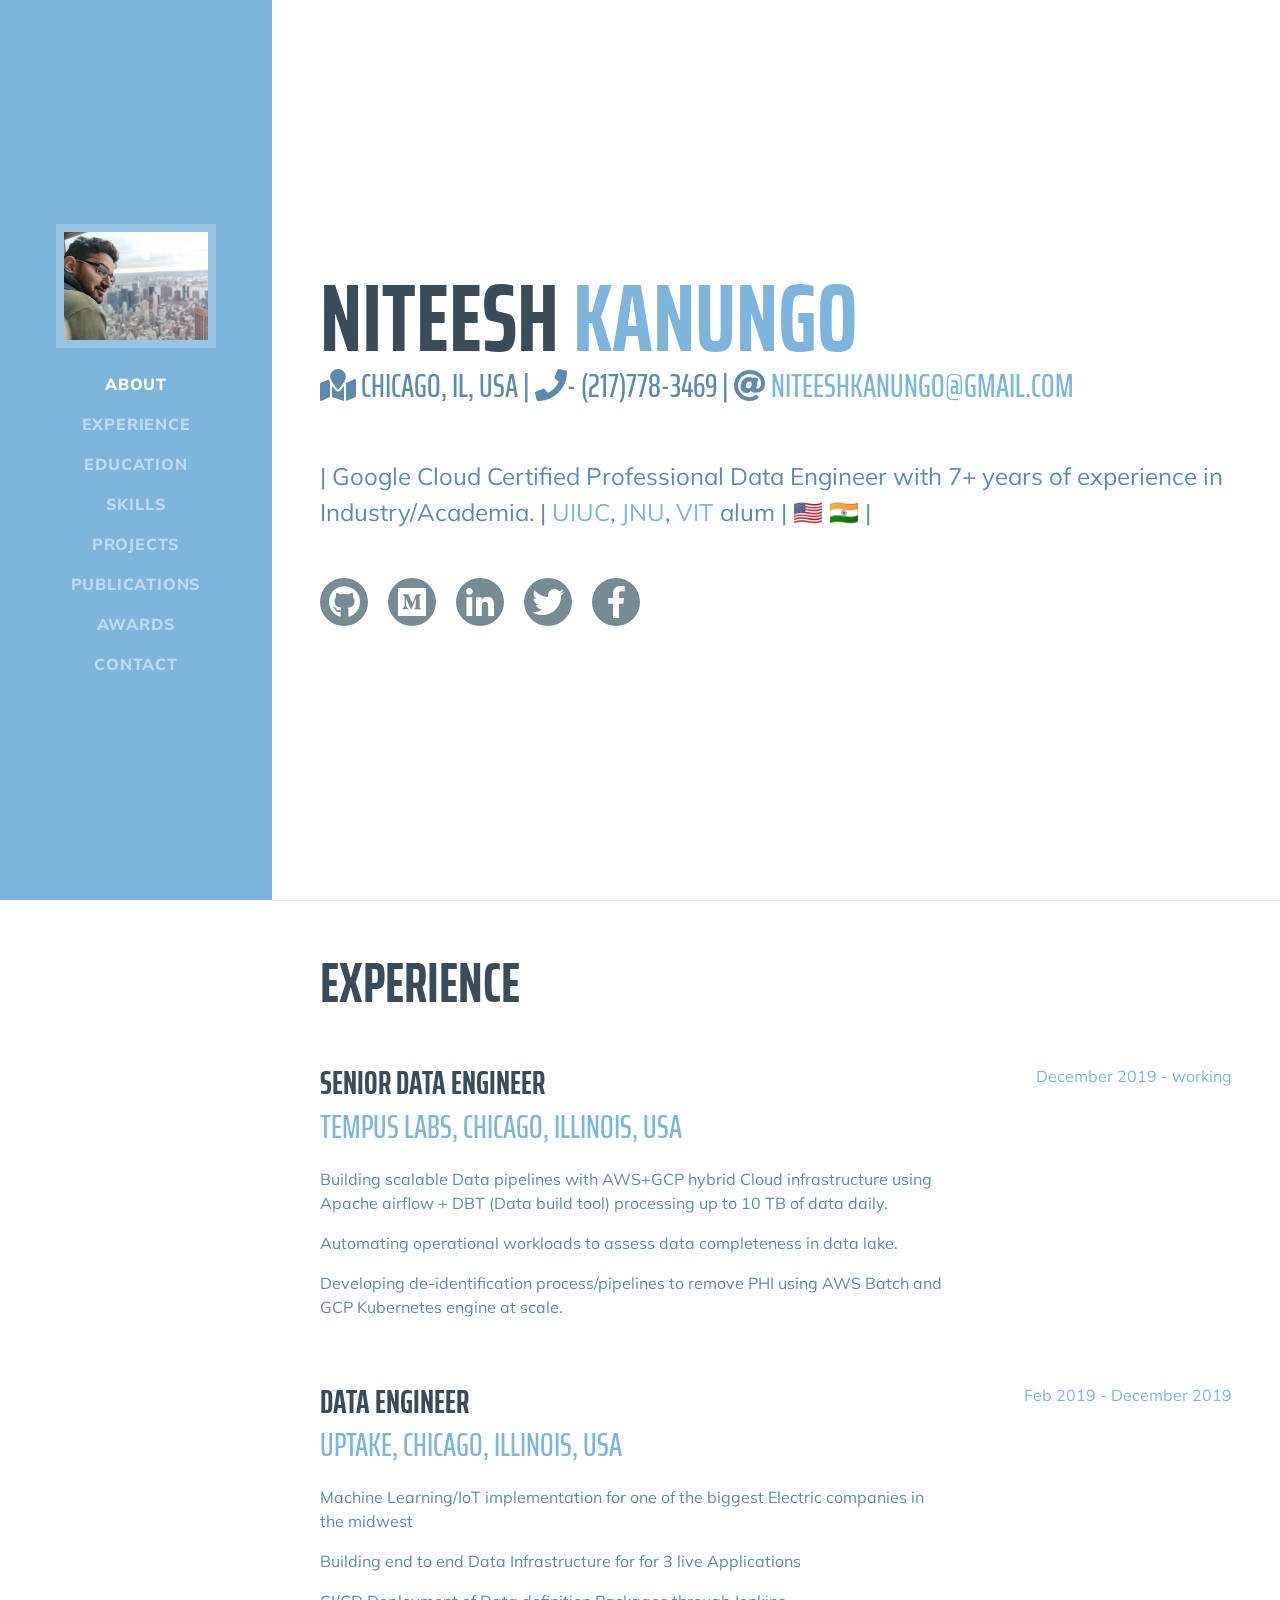
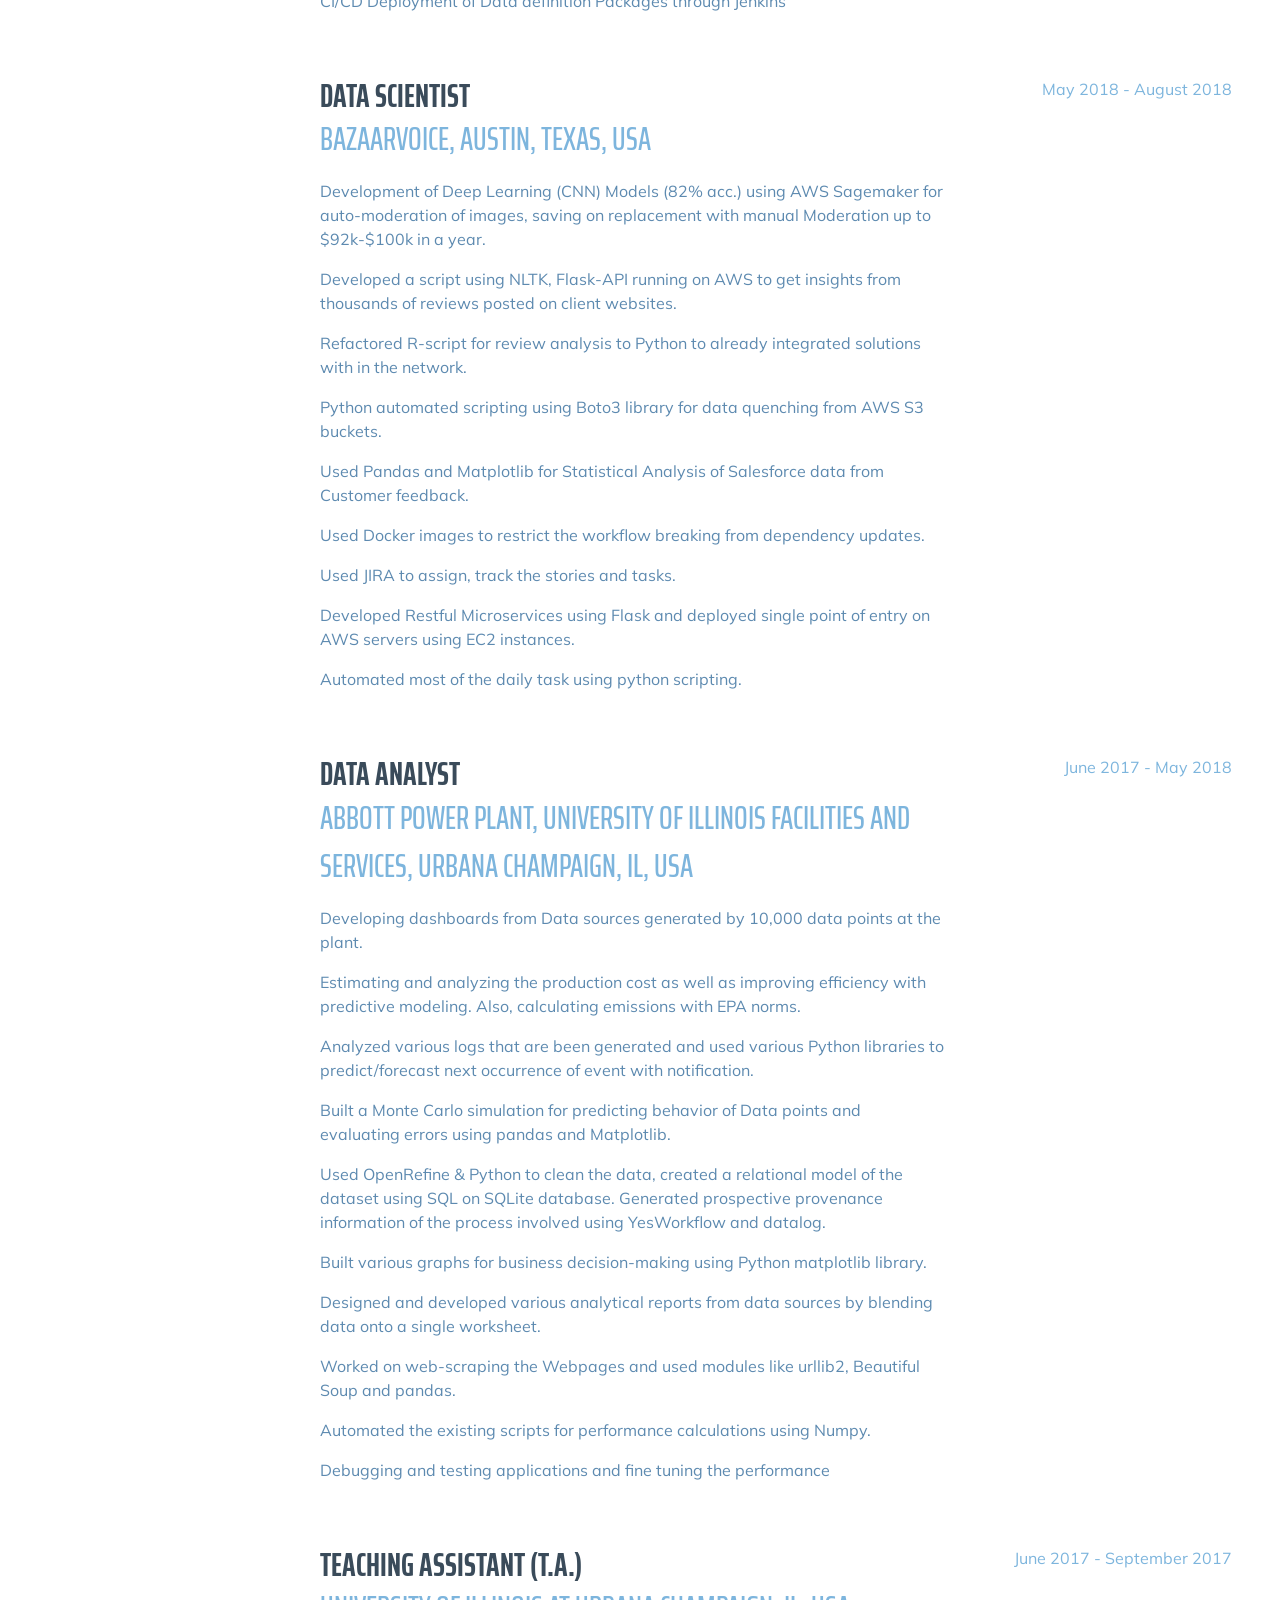
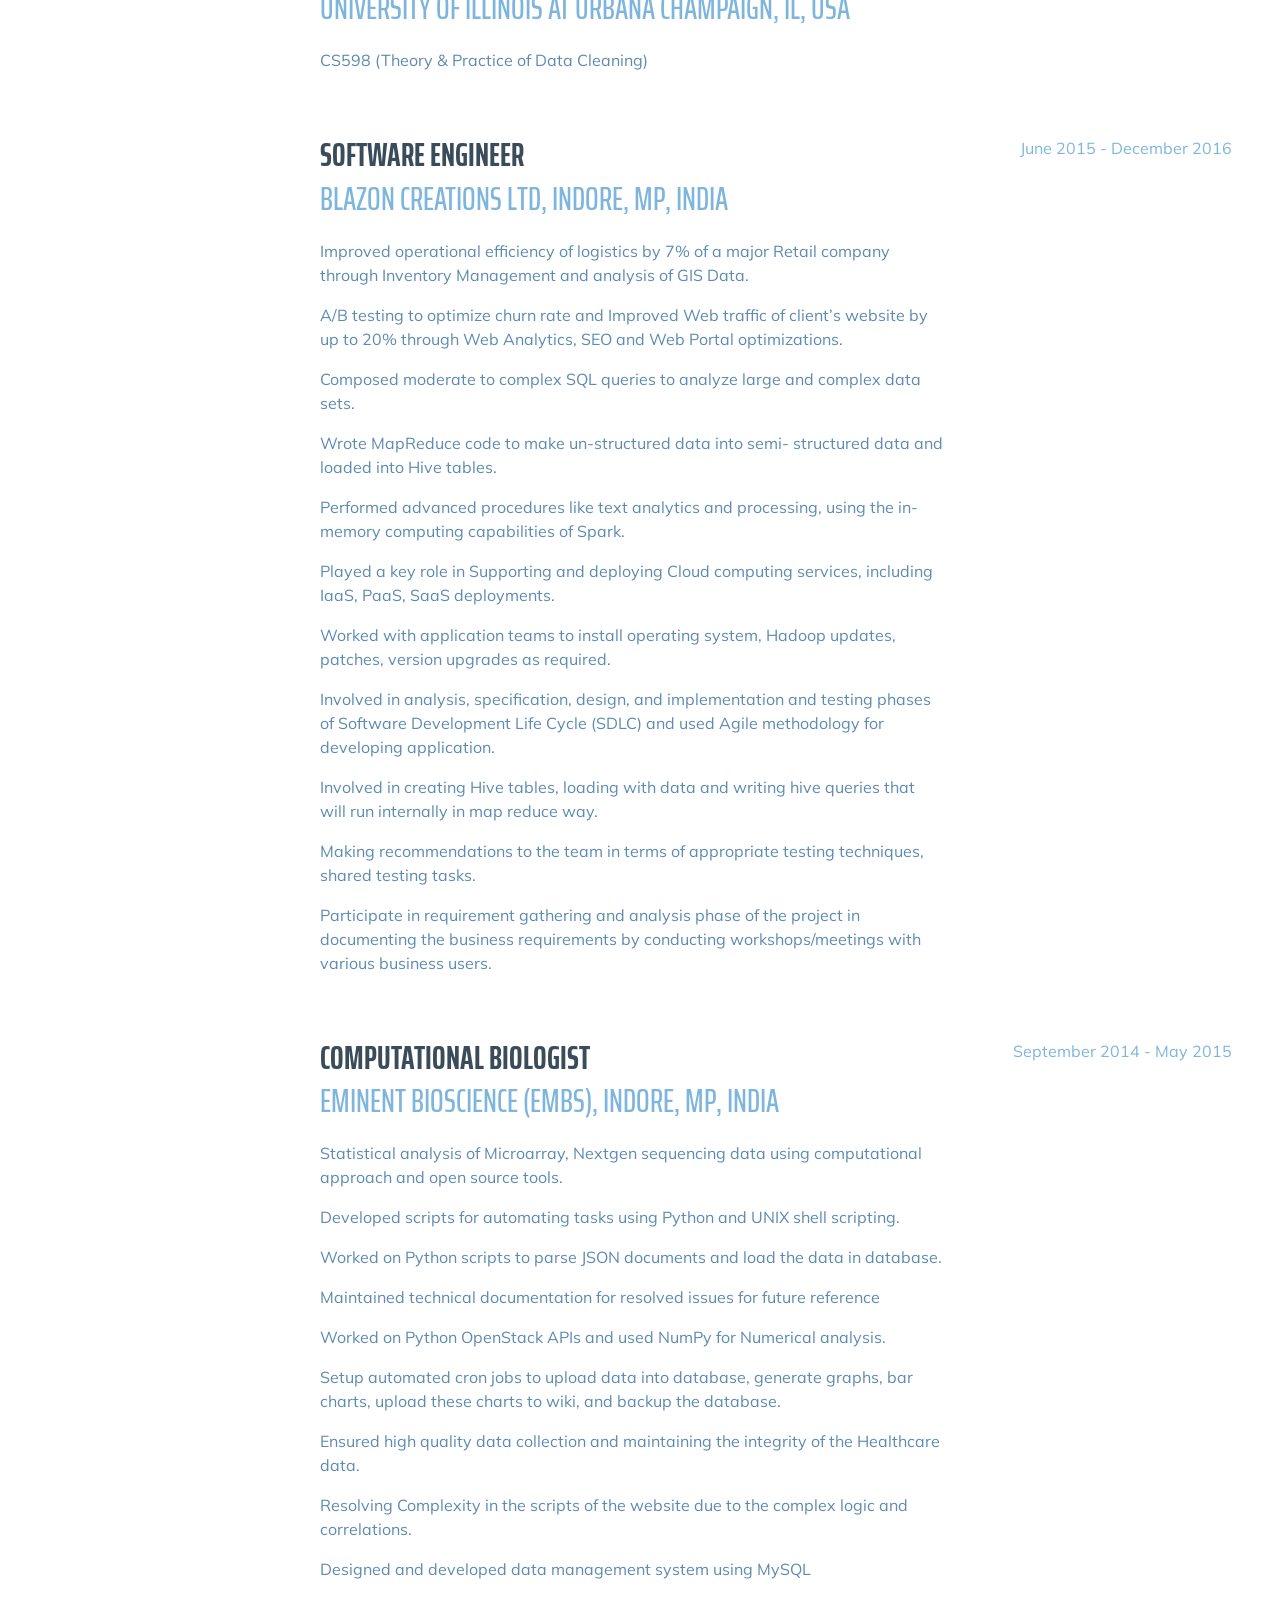
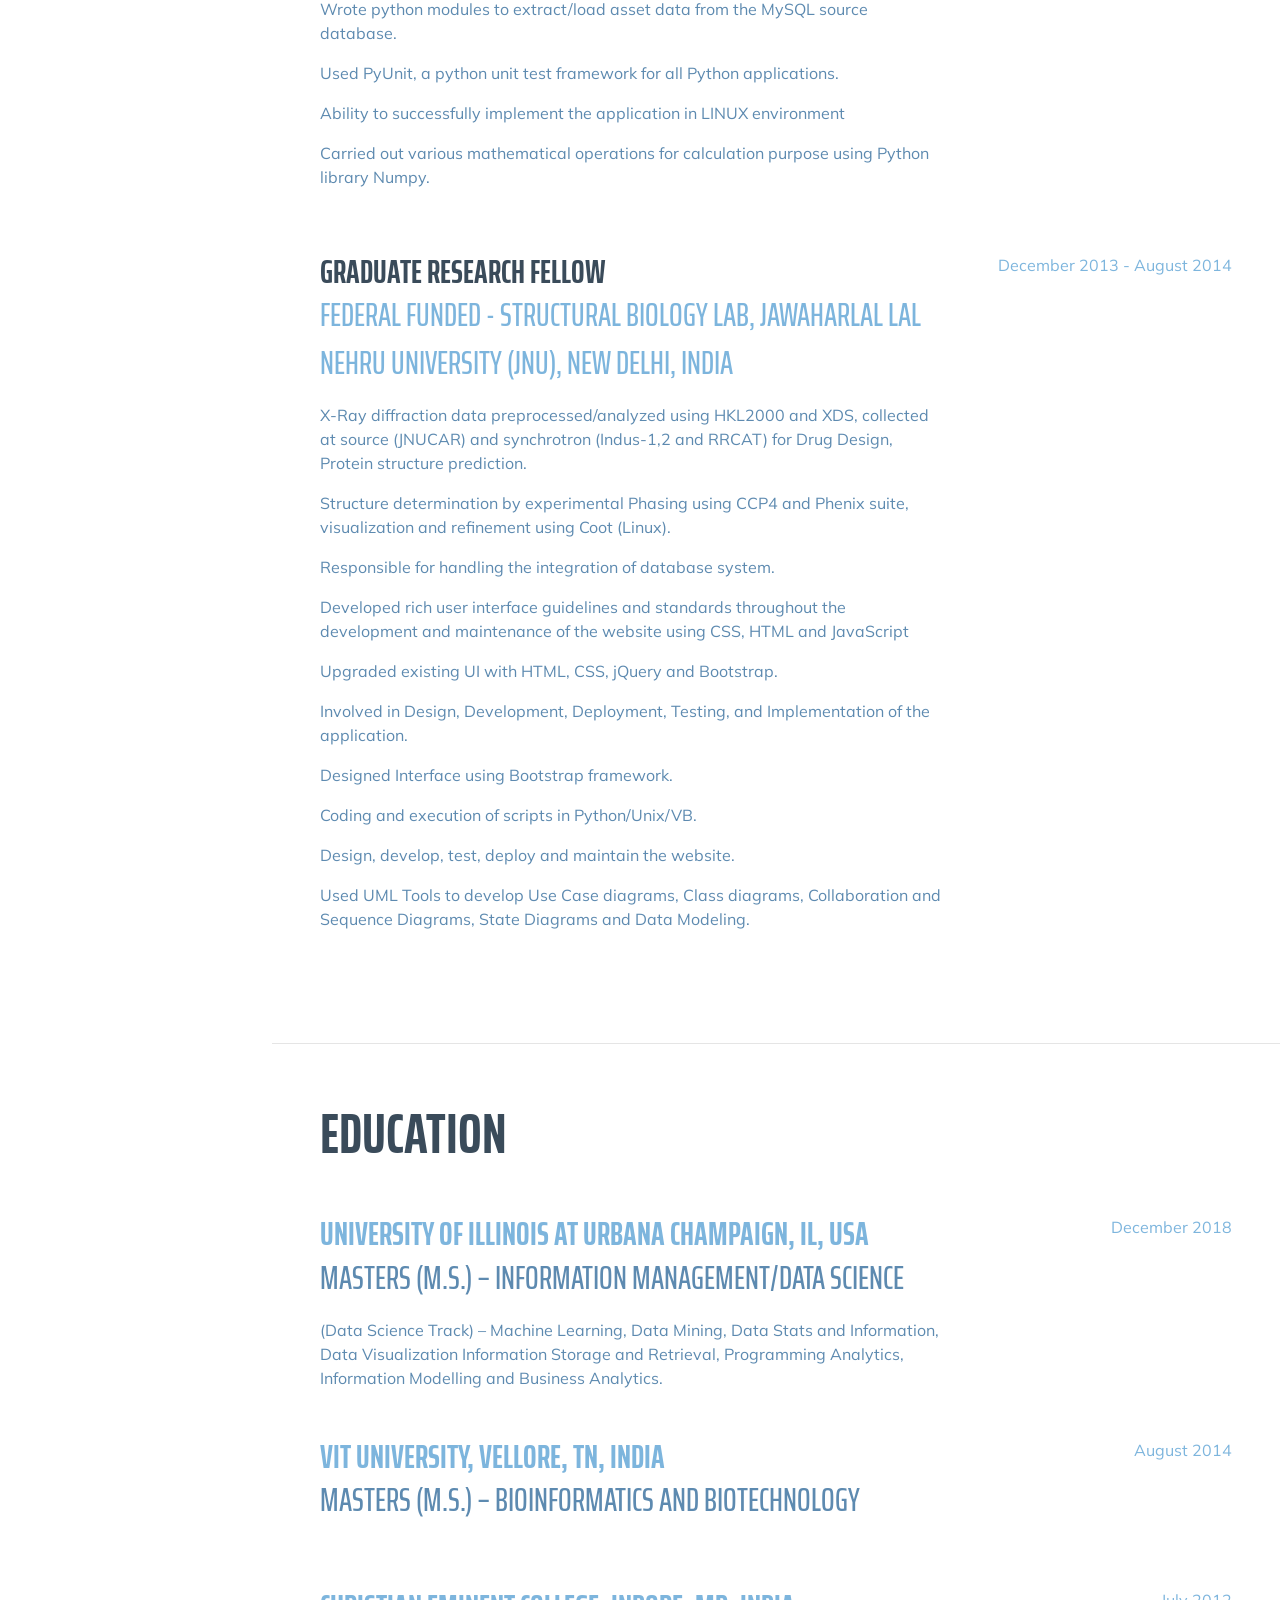
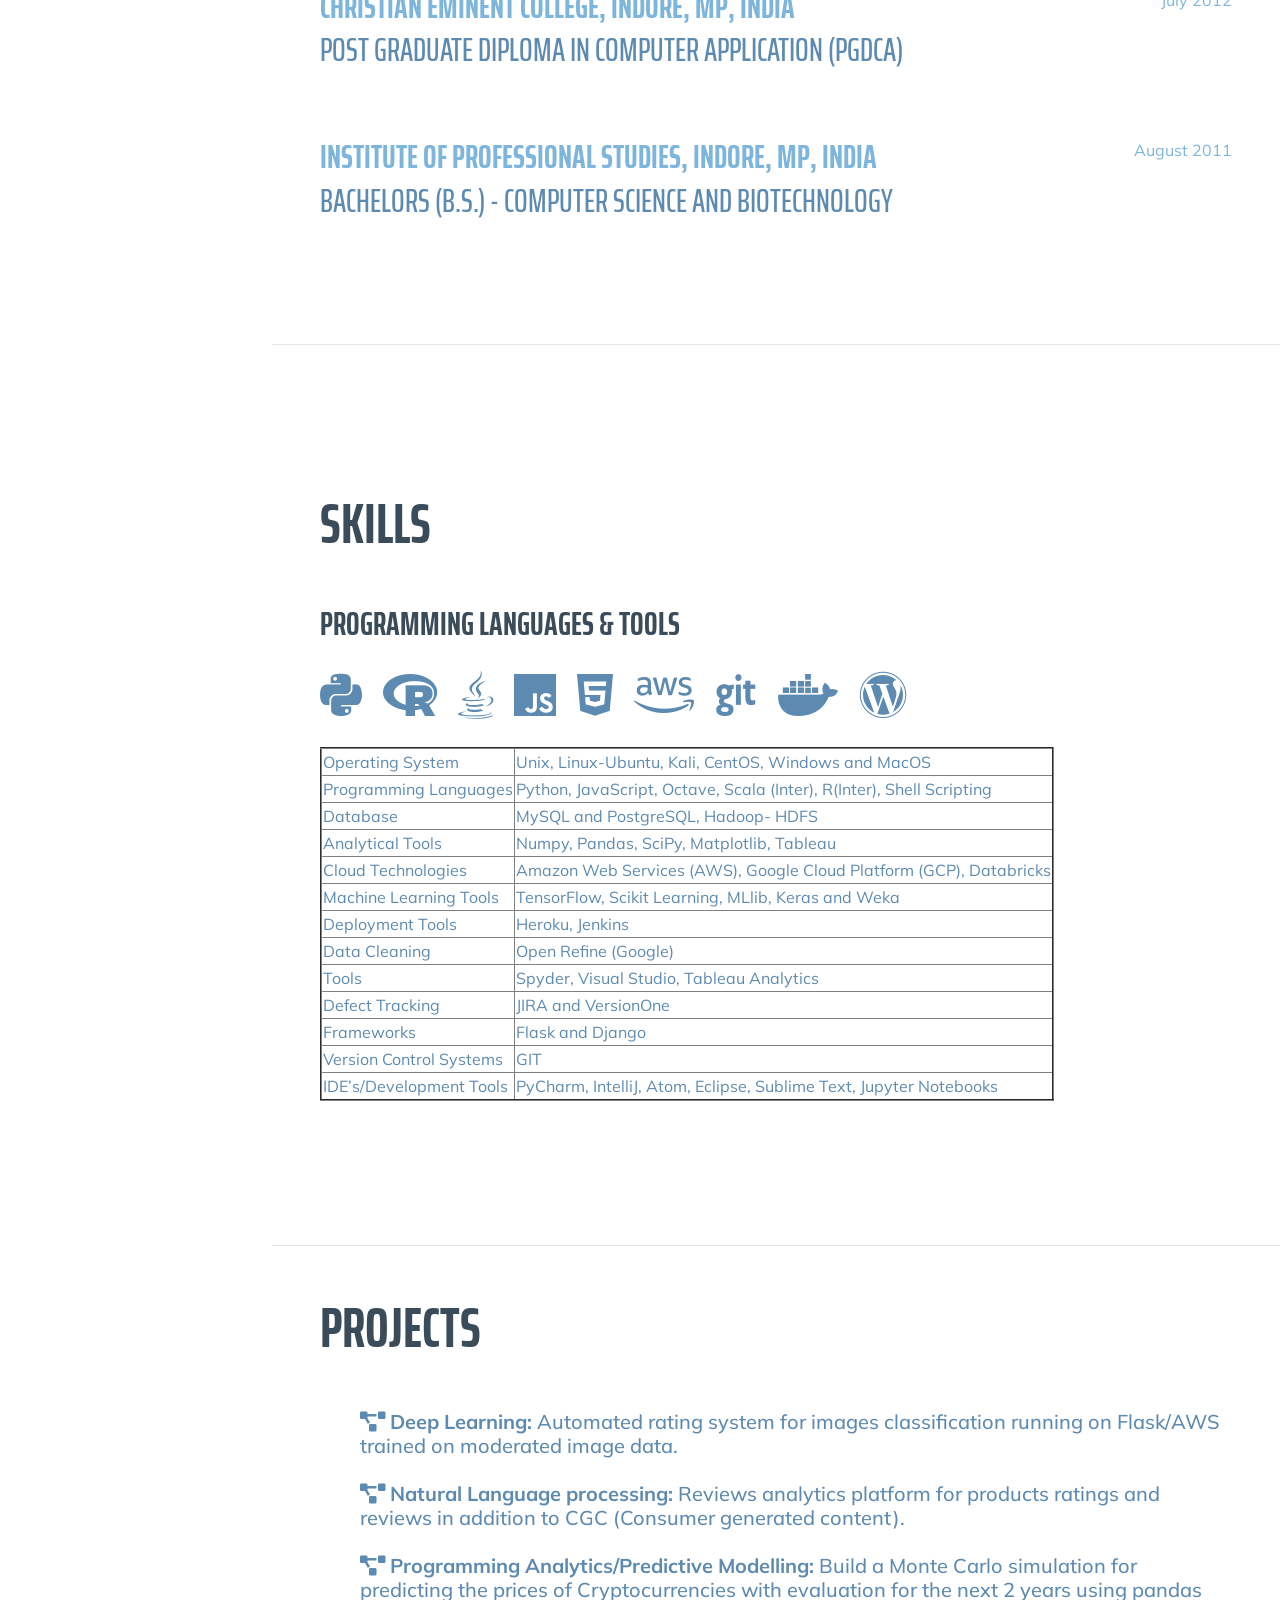
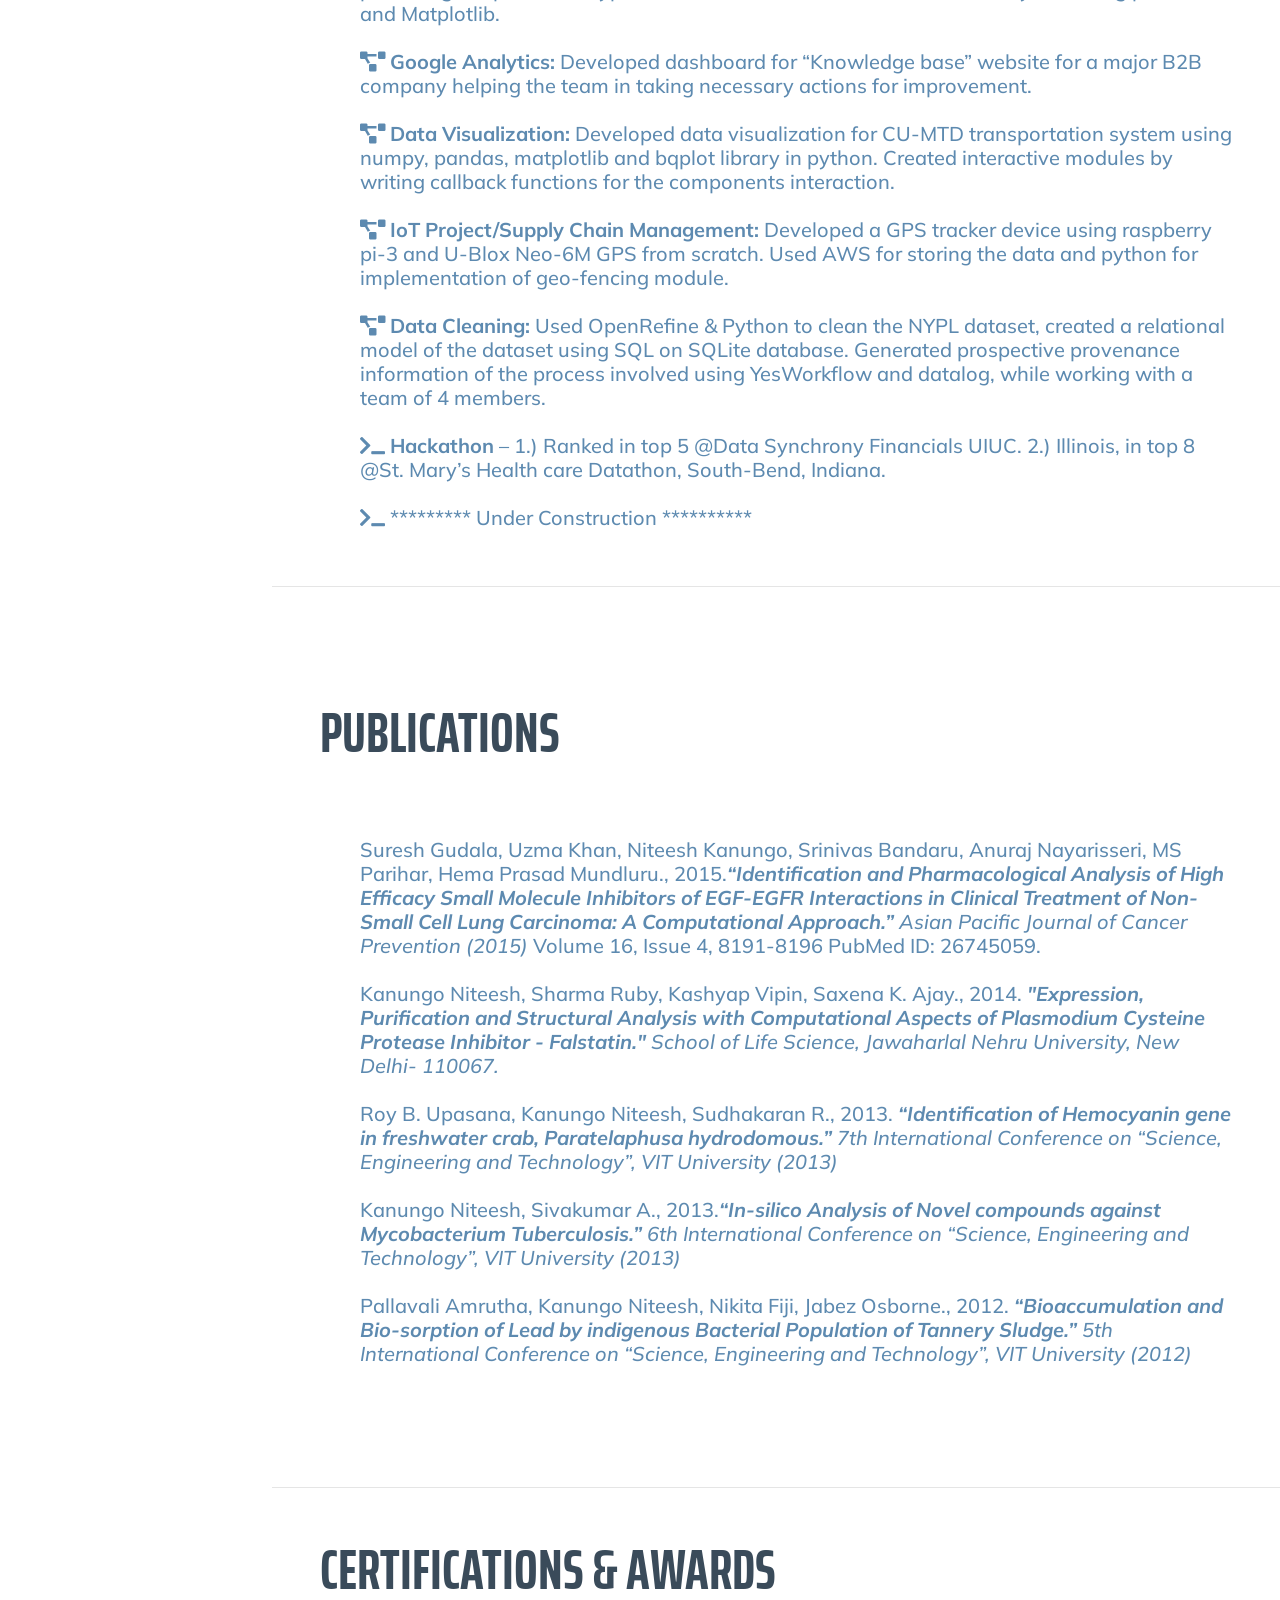
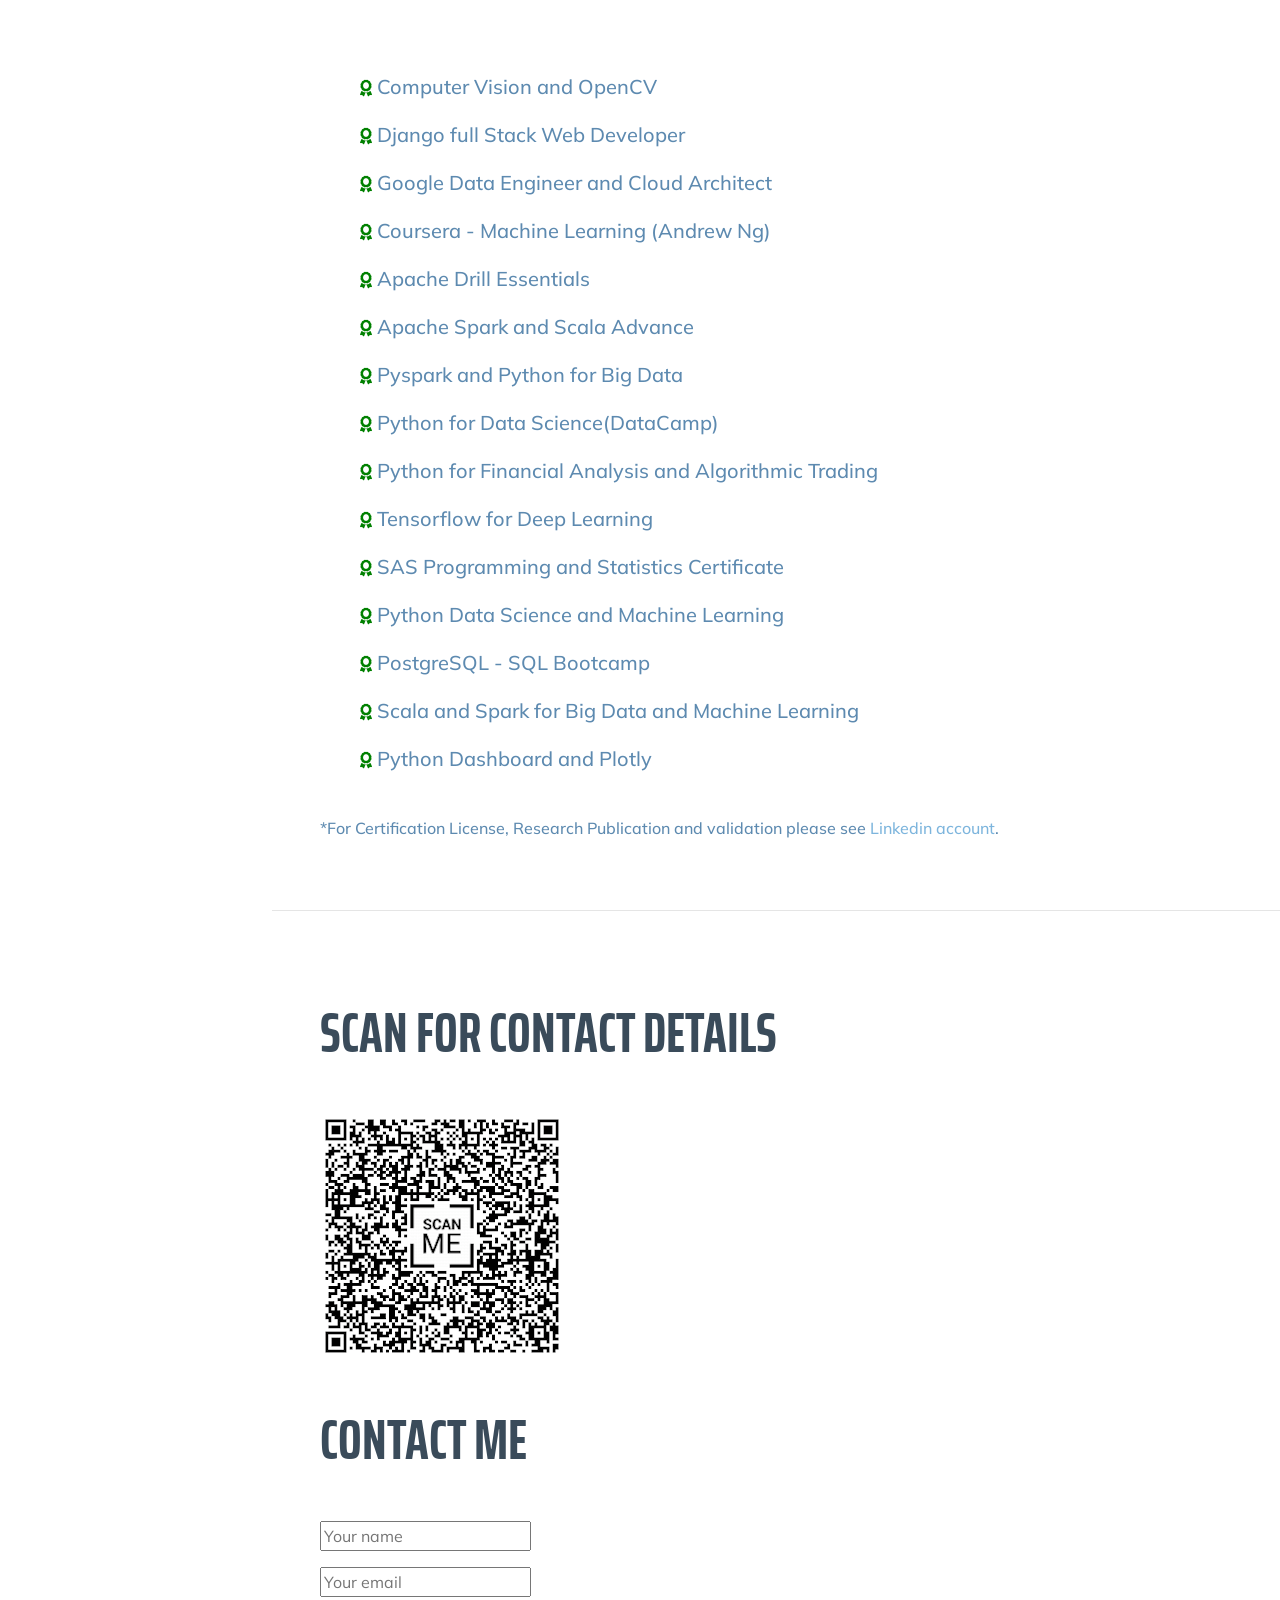
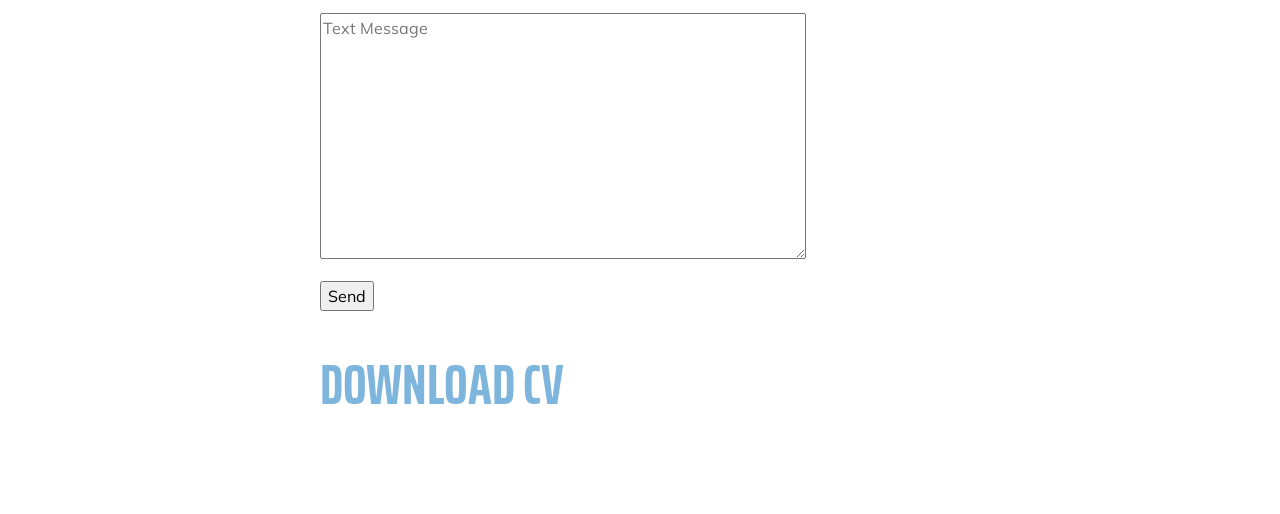
<file: index.html>
<!DOCTYPE html>
<html lang="en">

<!-- Global site tag (gtag.js) - Google Analytics -->
<script async src="https://www.googletagmanager.com/gtag/js?id=UA-78773755-2"></script>
<script>
  window.dataLayer = window.dataLayer || [];
  function gtag(){dataLayer.push(arguments);}
  gtag('js', new Date());

  gtag('config', 'UA-78773755-2');
</script>

<head>

  <meta charset="utf-8">
  <meta name="viewport" content="width=device-width, initial-scale=1, shrink-to-fit=no">
  <meta name="description" content="">
  <meta name="author" content="">

  <title>Niteesh Kanungo</title>

  <!-- Bootstrap core CSS -->
  <link href="vendor/bootstrap/css/bootstrap.min.css" rel="stylesheet">

  <!-- Custom fonts and layout for this template -->
  <link href="https://fonts.googleapis.com/css?family=Saira+Extra+Condensed:500,700" rel="stylesheet">
  <link href="https://fonts.googleapis.com/css?family=Muli:400,400i,800,800i" rel="stylesheet">
  <link href="vendor/fontawesome-free/css/all.min.css" rel="stylesheet">

  <!-- Custom styles for this template -->
  <link href="css/resume.css" rel="stylesheet">

</head>

<!-- **************************************************************************************************************************************** -->

<body id="page-top">

  <nav class="navbar navbar-expand-lg navbar-dark bg-primary fixed-top" id="sideNav">
    <a class="navbar-brand js-scroll-trigger" href="#page-top">
      <span class="d-block d-lg-none">Niteesh Kanungo</span>
      <span class="d-none d-lg-block">
          <img class="img-fluid img-profile mx-auto mb-2" src="img/profile.jpg" alt="">
        </span>
    </a>
    <button class="navbar-toggler" type="button" data-toggle="collapse" data-target="#navbarSupportedContent" aria-controls="navbarSupportedContent" aria-expanded="false" aria-label="Toggle navigation">
      <span class="navbar-toggler-icon"></span>
    </button>
    <div class="collapse navbar-collapse" id="navbarSupportedContent">
      <ul class="navbar-nav">
        <li class="nav-item">
          <a class="nav-link js-scroll-trigger" href="#about">About</a>
        </li>
        <li class="nav-item">
          <a class="nav-link js-scroll-trigger" href="#experience">Experience</a>
        </li>
        <li class="nav-item">
          <a class="nav-link js-scroll-trigger" href="#education">Education</a>
        </li>
        <li class="nav-item">
          <a class="nav-link js-scroll-trigger" href="#skills">Skills</a>
        </li>
        <li class="nav-item">
          <a class="nav-link js-scroll-trigger" href="#projects">Projects</a>
        </li>
        <li class="nav-item">
          <a class="nav-link js-scroll-trigger" href="#publications">Publications</a>
        </li>
        <li class="nav-item">
          <a class="nav-link js-scroll-trigger" href="#awards">Awards</a>
        </li>
        <li class="nav-item">
          <a class="nav-link js-scroll-trigger" href="#contact">contact</a>
        </li>
      </ul>
    </div>
  </nav>

  <!-- **************************************************************************************************************************************** -->

  <div class="container-fluid p-0">

    <section class="resume-section p-3 p-lg-5 d-flex d-column" id="about">
      <div class="my-auto">

        <h1 class="mb-0"> Niteesh
            <span class="text-primary"> Kanungo </span>
          </h1>
        <div class="subheading mb-5">
          <i class="fas fa-map-marked"></i></i> Chicago, IL, USA | <i class="fas fa-phone"></i>- (217)778-3469 |
          <i class="fas fa-at"></i> <a href="mailto:niteeshkanungo@gmail.com">niteeshkanungo@gmail.com</a>
        </div>
        <p class="lead mb-5">
          | Google Cloud Certified Professional Data Engineer with 7+ years of experience in Industry/Academia. |
          <a href="https://illinois.edu.com">UIUC</a>, <a href="https://www.jnu.ac.in">JNU</a>, <a href="http://www.vit.ac.in">VIT</a> alum | 🇺🇸 🇮🇳 |
        </p>

        <div class="social-icons">
          <a href="https://www.github.com/niteeshkanungo/">
            <i class="fab fa-github"></i>
          </a>
          <a href="https://medium.com/@niteeshkanungo">
            <i class="fab fa-medium"></i>
          </a>
          <a href="https://www.linkedin.com/in/niteeshkanungo/">
            <i class="fab fa-linkedin-in"></i>
          </a>
          <a href="https://www.twitter.com/niteeshkanungo/">
            <i class="fab fa-twitter"></i>
          </a>
          <a href="https://www.facebook.com/niteeshkanungo/">
            <i class="fab fa-facebook-f"></i>
          </a>

        </div>
      </div>

    </section>

    <!-- **************************************************************************************************************************************** -->

    <hr class="m-0">

    <section class="resume-section p-3 p-lg-5 d-flex flex-column" id="experience">
      <div class="my-auto">
        <h2 class="mb-5">Experience</h2>

        <div class="resume-item d-flex flex-column flex-md-row mb-5">
          <div class="resume-content mr-auto">
            <h3 class="mb-0">Senior Data Engineer </h3>
            <div class="subheading mb-3"><a href="https://www.uptake.com">Tempus Labs, Chicago, Illinois, USA</a></div>
            <p>Building scalable Data pipelines with AWS+GCP hybrid Cloud infrastructure using Apache airflow + DBT (Data build tool) processing up to 10 TB of data daily.</p>
            <p>Automating operational workloads to assess data completeness in data lake.</p>
            <p>Developing de-identification process/pipelines to remove PHI using AWS Batch and GCP Kubernetes engine at scale.</p>
            </p>
          </div>
          <div class="resume-date text-md-right">
            <span class="text-primary">December 2019 - working </span>
          </div>
        </div>

        <div class="resume-item d-flex flex-column flex-md-row mb-5">
          <div class="resume-content mr-auto">
            <h3 class="mb-0">Data Engineer </h3>
            <div class="subheading mb-3"><a href="https://www.uptake.com">Uptake, Chicago, Illinois, USA</a></div>
            <p>Machine Learning/IoT implementation for one of the biggest Electric companies in the midwest</p>
            <p>Building end to end Data Infrastructure for for 3 live Applications</p>
            <p>CI/CD Deployment of Data definition Packages through Jenkins</p>
            </p>
          </div>
          <div class="resume-date text-md-right">
            <span class="text-primary">Feb 2019 - December 2019</span>
          </div>
        </div>

        <div class="resume-item d-flex flex-column flex-md-row mb-5">
          <div class="resume-content mr-auto">
            <h3 class="mb-0">Data Scientist </h3>
            <div class="subheading mb-3"><a href="https://www.bazaarvoice.com">Bazaarvoice, Austin, Texas, USA</a></div>

            <p>Development of Deep Learning (CNN) Models (82% acc.) using AWS Sagemaker for auto-moderation of images, saving on replacement with manual Moderation up to $92k-$100k in a year.</p>
	          <p>Developed a script using NLTK, Flask-API running on AWS to get insights from thousands of reviews posted on client websites.</p>
            <p>Refactored R-script for review analysis to Python to already integrated solutions with in the network.</p>
            <p>Python automated scripting using Boto3 library for data quenching from AWS S3 buckets.</p>
            <p>Used Pandas and Matplotlib for Statistical Analysis of Salesforce data from Customer feedback.</p>
            <p>Used Docker images to restrict the workflow breaking from dependency updates.</p>
            <p>Used JIRA to assign, track the stories and tasks.</p>
            <p>Developed Restful Microservices using Flask and deployed single point of entry on AWS servers using EC2 instances.</p>
            <p>Automated most of the daily task using python scripting.</p>
            </p>
          </div>
          <div class="resume-date text-md-right">
            <span class="text-primary">May 2018 - August 2018</span>
          </div>
        </div>

        <div class="resume-item d-flex flex-column flex-md-row mb-5">
          <div class="resume-content mr-auto">
            <h3 class="mb-0">Data Analyst</h3>
            <div class="subheading mb-3"> <a href="http://www.fs.illinois.edu"> Abbott Power Plant, University of Illinois Facilities and Services, Urbana Champaign, IL, USA</a></div>
            <p>Developing dashboards from Data sources generated by 10,000 data points at the plant. </p>
            <p>Estimating and analyzing the production cost as well as improving efficiency with predictive modeling. Also, calculating emissions with EPA norms.</p>
            <p>Analyzed various logs that are been generated and used various Python libraries to predict/forecast next occurrence of event with notification.</p>
            <p>Built a Monte Carlo simulation for predicting behavior of Data points and evaluating errors using pandas and Matplotlib.</p>
            <p>Used OpenRefine & Python to clean the data, created a relational model of the dataset using SQL on SQLite database. Generated prospective provenance information of the process involved using YesWorkflow and datalog.</p>
            <p>Built various graphs for business decision-making using Python matplotlib library.</p>
            <p>Designed and developed various analytical reports from data sources by blending data onto a single worksheet.</p>
            <p>Worked on web-scraping the Webpages and used modules like urllib2, Beautiful Soup and pandas.</p>
            <p>Automated the existing scripts for performance calculations using Numpy.</p>
            <p>Debugging and testing applications and fine tuning the performance</p>


          </div>
          <div class="resume-date text-md-right">
            <span class="text-primary">June 2017 - May 2018</span>
          </div>
        </div>

        <div class="resume-item d-flex flex-column flex-md-row mb-5">
          <div class="resume-content mr-auto">
            <h3 class="mb-0">Teaching Assistant (T.A.) </h3>
            <div class="subheading mb-3"><a href="https://illinois.edu.com">University of Illinois at Urbana Champaign, IL, USA</a></div>
            <p>CS598 (Theory & Practice of Data Cleaning)</p>
          </div>
          <div class="resume-date text-md-right">
            <span class="text-primary">June 2017 - September 2017</span>
          </div>
        </div>

        <div class="resume-item d-flex flex-column flex-md-row mb-5">
          <div class="resume-content mr-auto">
            <h3 class="mb-0">Software Engineer</h3>
            <div class="subheading mb-3"><a href="https://www.blazoncreations.com">Blazon Creations Ltd, Indore, MP, India</a></div>
            <p>Improved operational efficiency of logistics by 7% of a major Retail company through Inventory Management and analysis of GIS Data. </p>
            <p>A/B testing to optimize churn rate and Improved Web traffic of client’s website by up to 20% through Web Analytics, SEO and Web Portal optimizations.</p>
            <p>Composed moderate to complex SQL queries to analyze large and complex data sets.</p>
	        <p>Wrote MapReduce code to make un-structured data into semi- structured data and loaded into Hive tables.</p>
	        <p>Performed advanced procedures like text analytics and processing, using the in-memory computing capabilities of Spark.</p>
            <p>Played a key role in Supporting and deploying Cloud computing services, including IaaS, PaaS, SaaS deployments.</p>
            <p>Worked with application teams to install operating system, Hadoop updates, patches, version upgrades as required.</p>
            <p>Involved in analysis, specification, design, and implementation and testing phases of Software Development Life Cycle (SDLC) and used Agile methodology for developing application. </p>
            <p>Involved in creating Hive tables, loading with data and writing hive queries that will run internally in map reduce way.</p>
            <p>Making recommendations to the team in terms of appropriate testing techniques, shared testing tasks.</p>
            <p>Participate in requirement gathering and analysis phase of the project in documenting the business requirements by conducting workshops/meetings with various business users.</p>
          </div>
          <div class="resume-date text-md-right">
            <span class="text-primary">June 2015 - December 2016</span>
          </div>
        </div>

        <div class="resume-item d-flex flex-column flex-md-row mb-5">
          <div class="resume-content mr-auto">
            <h3 class="mb-0">Computational Biologist</h3>
            <div class="subheading mb-3"><a href="http://www.eminentbio.com">Eminent Bioscience (EMBS), Indore, MP, India</a></div>
            <p>Statistical analysis of Microarray, Nextgen sequencing data using computational approach and open source tools.</p>
            <p>Developed scripts for automating tasks using Python and UNIX shell scripting.</p>
            <p>Worked on Python scripts to parse JSON documents and load the data in database.</p>
            <p>Maintained technical documentation for resolved issues for future reference</p>
            <p>Worked on Python OpenStack APIs and used NumPy for Numerical analysis.</p>
            <p>Setup automated cron jobs to upload data into database, generate graphs, bar charts, upload these charts to wiki, and backup the database.</p>
            <p>Ensured high quality data collection and maintaining the integrity of the Healthcare data.</p>
            <p>Resolving Complexity in the scripts of the website due to the complex logic and correlations.</p>
            <p>Designed and developed data management system using MySQL</p>
            <p>Wrote python modules to extract/load asset data from the MySQL source database.</p>
            <p>Used PyUnit, a python unit test framework for all Python applications.</p>
            <p>Ability to successfully implement the application in LINUX environment</p>
            <p>Carried out various mathematical operations for calculation purpose using Python library Numpy.</p>

          </div>
          <div class="resume-date text-md-right">
            <span class="text-primary">September 2014 - May 2015</span>
          </div>
        </div>

        <div class="resume-item d-flex flex-column flex-md-row mb-5">
          <div class="resume-content mr-auto">
            <h3 class="mb-0">Graduate Research Fellow</h3>
            <div class="subheading mb-3"><a href="https://www.jnu.ac.in">Federal funded - Structural Biology Lab, Jawaharlal Lal Nehru University (JNU), New Delhi, India</a></div>
              <p>X-Ray diffraction data preprocessed/analyzed using HKL2000 and XDS, collected at source (JNUCAR) and synchrotron (Indus-1,2 and RRCAT) for Drug Design, Protein structure prediction. </p>
              <p>Structure determination by experimental Phasing using CCP4 and Phenix suite, visualization and refinement using Coot (Linux).</p>
              <p>Responsible for handling the integration of database system.</p>
              <p>Developed rich user interface guidelines and standards throughout the development and maintenance of the website using CSS, HTML and JavaScript</p>
              <p> Upgraded existing UI with HTML, CSS, jQuery and Bootstrap. </p>
              <p>Involved in Design, Development, Deployment, Testing, and Implementation of the application.</p>
              <p>Designed Interface using Bootstrap framework.</p>
              <p>Coding and execution of scripts in Python/Unix/VB.</p>
              <p> Design, develop, test, deploy and maintain the website.</p>
              <p>Used UML Tools to develop Use Case diagrams, Class diagrams, Collaboration and Sequence Diagrams, State Diagrams and Data Modeling.  </p>

          </div>
          <div class="resume-date text-md-right">
            <span class="text-primary">December 2013 - August 2014</span>
          </div>
        </div>
      </div>

    </section>

    <!-- **************************************************************************************************************************************** -->

    <hr class="m-0">
    <section class="resume-section p-3 p-lg-5 d-flex flex-column" id="education">
      <div class="my-auto">
        <h2 class="mb-5">Education</h2>

        <div class="resume-item d-flex flex-column flex-md-row mb-5">
          <div class="resume-content mr-auto">
            <h3 class="mb-0"><a href="https://illinois.edu.com">University of Illinois at Urbana Champaign, IL, USA</a></h3>
            <div class="subheading mb-3">Masters (M.S.) – Information Management/Data Science </div>
            <div>(Data Science Track) – Machine Learning, Data Mining, Data Stats and Information, Data Visualization Information Storage and Retrieval, Programming Analytics, Information Modelling and Business Analytics.
            </div>
          </div>
          <div class="resume-date text-md-right">
            <span class="text-primary">December 2018</span>
          </div>
        </div>

        <div class="resume-item d-flex flex-column flex-md-row mb-5">
          <div class="resume-content mr-auto">
            <h3 class="mb-0"><a href="http://www.vit.ac.in">VIT University, Vellore, TN, India</a></h3>
            <div class="subheading mb-3">Masters (M.S.) – Bioinformatics and Biotechnology</div>
          </div>
          <div class="resume-date text-md-right">
            <span class="text-primary">August 2014</span>
          </div>
        </div>

        <div class="resume-item d-flex flex-column flex-md-row mb-5">
          <div class="resume-content mr-auto">
            <h3 class="mb-0"><a href="http://www.chritianeminent.in">Christian Eminent College, Indore, MP, India</a></h3>
            <div class="subheading mb-3">Post Graduate Diploma in Computer Application (PGDCA)</div>
          </div>
          <div class="resume-date text-md-right">
            <span class="text-primary">July 2012</span>
          </div>
        </div>

        <div class="resume-item d-flex flex-column flex-md-row mb-5">
          <div class="resume-content mr-auto">
            <h3 class="mb-0"><a href="http://www.ipsacademy.org">Institute of Professional Studies, Indore, MP, India</a></h3>
            <div class="subheading mb-3">Bachelors (B.S.) - Computer Science and Biotechnology</div>
          </div>
          <div class="resume-date text-md-right">
            <span class="text-primary">August 2011</span>
          </div>
        </div>

      </div>
    </section>

    <!-- **************************************************************************************************************************************** -->

    <hr class="m-0">

    <section class="resume-section p-3 p-lg-5 d-flex flex-column" id="skills">
      <div class="my-auto">
        <h2 class="mb-5">Skills</h2>

        <h3 class="mb-0">Programming Languages &amp; Tools</a></h3>
        <div class="subheading mb-3"></div>
        <ul class="list-inline dev-icons">
          <li class="list-inline-item">
            <i class="fab fa-python"></i>
          </li>
          <li class="list-inline-item">
            <i class="fab fa-r-project"></i>
          </li>
          <li class="list-inline-item">
            <i class="fab fa-java"></i>
          </li>
          <li class="list-inline-item">
            <i class="fab fa-js"></i>
          </li>
          <li class="list-inline-item">
            <i class="fab fa-html5"></i>
          </li>
          <li class="list-inline-item">
            <i class="fab fa-aws"></i>
          </li>
          <li class="list-inline-item">
            <i class="fab fa-git"></i>
          </li>
          <li class="list-inline-item">
            <i class="fab fa-docker"></i>
          </li>
          <li class="list-inline-item">
            <i class="fab fa-wordpress"></i>
          </li>
        </ul>





          <table border ="2">
  <tr>
    <td>Operating System</td>
    <td>Unix, Linux-Ubuntu, Kali, CentOS, Windows and MacOS</td>
  </tr>
  <tr>
    <td>Programming Languages</td>
    <td>Python, JavaScript, Octave, Scala (Inter), R(Inter), Shell Scripting</td>
  </tr>
  <tr>
    <td>Database</td>
    <td>MySQL and PostgreSQL, Hadoop- HDFS</td>
  </tr>
  <tr>
    <td>Analytical Tools</td>
    <td>Numpy, Pandas, SciPy, Matplotlib, Tableau</td>
  </tr>
    <tr>
    <td>Cloud Technologies</td>
    <td>Amazon Web Services (AWS), Google Cloud Platform (GCP), Databricks</td>
  </tr>
    <tr>
    <td>Machine Learning Tools</td>
    <td>TensorFlow, Scikit Learning, MLlib, Keras and Weka</td>
  </tr>
    <tr>
    <td>Deployment Tools</td>
    <td>Heroku, Jenkins</td>
  </tr>
    <tr>
    <td>Data Cleaning</td>
    <td>Open Refine (Google)</td>
  </tr>
    <tr>
    <td>Tools</td>
    <td>Spyder, Visual Studio, Tableau Analytics</td>
  </tr>
    <tr>
    <td>Defect Tracking</td>
    <td>JIRA and VersionOne</td>
  </tr>
    <tr>
    <td>Frameworks</td>
    <td>Flask and Django</td>
  </tr>
    <tr>
    <td>Version Control Systems</td>
    <td>GIT</td>
  </tr>
      <tr>
    <td>IDE’s/Development Tools</td>
    <td>PyCharm, IntelliJ, Atom, Eclipse, Sublime Text, Jupyter Notebooks</td>
  </tr>
</table>

      </h5>
      </div>
    </section>

    <!-- **************************************************************************************************************************************** -->

    <hr class="m-0">

    <section class="resume-section p-3 p-lg-5 d-flex flex-column" id="projects">

      <div class="my-auto">
        <h2 class="mb-5">Projects</h2>
        <ul class="fa-ul mb-0">
          <h5>
        <li><i class="fas fa-project-diagram"></i> <b>Deep Learning:</b> Automated rating system for images classification running on Flask/AWS trained on moderated image data.</li>
        <br><li><i class="fas fa-project-diagram"></i> <b>Natural Language processing:</b> Reviews analytics platform for products ratings and reviews in addition to CGC (Consumer generated content).</li>
        <br><li><i class="fas fa-project-diagram"></i> <b>Programming Analytics/Predictive Modelling:</b> Build a Monte Carlo simulation for predicting the prices of Cryptocurrencies with evaluation for the next 2 years using pandas and Matplotlib.</li>
        <br><li><i class="fas fa-project-diagram"></i> <b>Google Analytics:</b> Developed dashboard for “Knowledge base” website for a major B2B company helping the team in taking necessary actions for improvement.</li>
        <br><li><i class="fas fa-project-diagram"></i> <b>Data Visualization:</b> Developed data visualization for CU-MTD transportation system using numpy, pandas, matplotlib and bqplot library in python. Created interactive modules by writing callback functions for the components interaction.</li>
        <br><li><i class="fas fa-project-diagram"></i> <b>IoT Project/Supply Chain Management:</b> Developed a GPS tracker device using raspberry pi-3 and U-Blox Neo-6M GPS from scratch. Used AWS for storing the data and python for implementation of geo-fencing module.</li>
        <br><li><i class="fas fa-project-diagram"></i> <b>Data Cleaning:</b> Used OpenRefine & Python to clean the NYPL dataset, created a relational model of the dataset using SQL on SQLite database. Generated prospective provenance information of the process involved using YesWorkflow and datalog, while working with a team of 4 members.</li>
        <br><li><i class="fas fa-terminal"></i> <b>Hackathon</b> – 1.) Ranked in top 5 @Data Synchrony Financials UIUC. 2.) Illinois, in top 8 @St. Mary’s Health care Datathon, South-Bend, Indiana.</li>
        <br><li><i class="fas fa-terminal"></i> ********* Under Construction ********** </li>
      </h5>
        </ul>
      </div>
    </section>

    <!-- **************************************************************************************************************************************** -->

    <hr class="m-0">
    <section class="resume-section p-3 p-lg-5 d-flex flex-column" id="publications">
      <div class="my-auto">
        <h2 class="mb-5">Publications</h2>
        <ul class="fa-ul mb-0">
          <h5>
            <br><li>Suresh Gudala, Uzma Khan, Niteesh Kanungo, Srinivas Bandaru, Anuraj Nayarisseri, MS Parihar, Hema Prasad Mundluru., 2015.<i><b>“Identification and Pharmacological Analysis of High Efficacy Small Molecule Inhibitors of EGF-EGFR Interactions in Clinical Treatment of Non-Small Cell Lung Carcinoma: A Computational Approach.”</b></i><em> Asian Pacific Journal of Cancer Prevention (2015) </em>Volume
16, Issue 4, 8191-8196 PubMed ID: 26745059.</li>
            <br><li>Kanungo Niteesh, Sharma Ruby, Kashyap Vipin, Saxena K. Ajay., 2014. <i><b>"Expression, Purification and Structural Analysis with Computational Aspects of Plasmodium Cysteine Protease Inhibitor - Falstatin."</b></i><em> School of Life Science, Jawaharlal Nehru University, New Delhi- 110067. </em></li>
            <br><li>Roy B. Upasana, Kanungo Niteesh, Sudhakaran R., 2013. <i><b>“Identification of Hemocyanin gene in freshwater crab, Paratelaphusa hydrodomous.”</b></i><em> 7th International Conference on “Science, Engineering and Technology”, VIT University (2013)</em></li>
            <br><li>Kanungo Niteesh, Sivakumar A., 2013.<i><b>“In-silico Analysis of Novel compounds against Mycobacterium Tuberculosis.”</b></i><em> 6th International Conference on “Science, Engineering and Technology”, VIT University (2013)</em></li>
            <br><li>Pallavali Amrutha, Kanungo Niteesh, Nikita Fiji, Jabez Osborne., 2012. <i><b>“Bioaccumulation and Bio-sorption of Lead by indigenous Bacterial Population of Tannery Sludge.”</b></i><em> 5th International Conference on “Science, Engineering and Technology”, VIT University (2012)</em></li>
            </ul>
           </h5>
      </div>

    </section>

    <!-- **************************************************************************************************************************************** -->

    <hr class="m-0">
    <section class="resume-section p-3 p-lg-5 d-flex flex-column" id="awards">
      <div class="my-auto">
        <h2 class="mb-5">Certifications &amp; Awards</h2>
        <ul class="fa-ul mb-0">
          <h5>
          <br><li><i class="fas fa-award" style="font-size:16px;color:green;"></i> Computer Vision and OpenCV</li>
          <br><li><i class="fas fa-award" style="font-size:16px;color:green;"></i> Django full Stack Web Developer</li>
          <br><li><i class="fas fa-award" style="font-size:16px;color:green;"></i> Google Data Engineer and Cloud Architect</li>
          <br><li><i class="fas fa-award" style="font-size:16px;color:green;"></i> Coursera - Machine Learning (Andrew Ng)</li>
          <br><li><i class="fas fa-award" style="font-size:16px;color:green;"></i> Apache Drill Essentials</li>
          <br><li><i class="fas fa-award" style="font-size:16px;color:green;"></i> Apache Spark and Scala Advance  </li>
          <br><li><i class="fas fa-award" style="font-size:16px;color:green;"></i> Pyspark and Python for Big Data</li>
          <br><li><i class="fas fa-award" style="font-size:16px;color:green;"></i> Python for Data Science(DataCamp)</li>
          <br><li><i class="fas fa-award" style="font-size:16px;color:green;"></i> Python for Financial Analysis and Algorithmic Trading</li>
          <br><li><i class="fas fa-award" style="font-size:16px;color:green;"></i> Tensorflow for Deep Learning</li>
          <br><li><i class="fas fa-award" style="font-size:16px;color:green;"></i> SAS Programming and Statistics Certificate</li>
          <br><li><i class="fas fa-award" style="font-size:16px;color:green;"></i> Python Data Science and Machine Learning</li>
          <br><li><i class="fas fa-award" style="font-size:16px;color:green;"></i> PostgreSQL - SQL Bootcamp</li>
          <br><li><i class="fas fa-award" style="font-size:16px;color:green;"></i> Scala and Spark for Big Data and Machine Learning</li>
          <br><li><i class="fas fa-award" style="font-size:16px;color:green;"></i> Python Dashboard and Plotly</li>
        </h5>
        </ul>

      </div>
      <p>
        <br>
        <h6> *For Certification License, Research Publication and validation please see <a href="https://www.linkedin.com/in/niteeshkanungo/">Linkedin account</a>. </h2>
      </p>
      </div>
    </section>


<!-- **************************************************************************************************************************************** -->

    <hr class="m-0">
    <section class="resume-section p-3 p-lg-5 d-flex flex-column" id="contact">

      <div><p>
        <br><h2 class="mb-5">Scan for contact details</h2>
        <img class="img-fluid img-profile mx-auto mb-2" src="img/barcode.png" alt="">
      </p></div>


      <div class="my-auto">

        <br><h2 class="mb-5">Contact Me</h2>

    <form action="https://formspree.io/niteeshkanungo@gmail.com" method="POST" />
    <p><input type="text" name="name" placeholder="Your name"></p>
    <p><input type="email" name="email" placeholder="Your email"></p>
    <p><textarea rows="10" cols="50" name="message" placeholder="Text Message"></textarea></p>
    <p><input type="submit" value="Send"></p>
    </form>
      </div>

      <br><h2 class="mb-5"><a href="cv/Niteeshkanungo@gmail.com.pdf">Download CV</a></h2>

    </section>
    </div>

<!-- **************************************************************************************************************************************** -->

    <!-- Bootstrap core JavaScript -->
    <script src="vendor/jquery/jquery.min.js"></script>
    <script src="vendor/bootstrap/js/bootstrap.bundle.min.js"></script>

    <!-- Plugin JavaScript -->
    <script src="vendor/jquery-easing/jquery.easing.min.js"></script>

    <!-- Custom scripts for this template -->
    <script src="js/resume.min.js"></script>

<!-- **************************************************************************************************************************************** -->

</body>
</html>
</file>
<file: vendor/fontawesome-free/css/all.min.css>
/*!
 * Font Awesome Free 5.3.1 by @fontawesome - https://fontawesome.com
 * License - https://fontawesome.com/license/free (Icons: CC BY 4.0, Fonts: SIL OFL 1.1, Code: MIT License)
 */
.fa,.fab,.fal,.far,.fas{-moz-osx-font-smoothing:grayscale;-webkit-font-smoothing:antialiased;display:inline-block;font-style:normal;font-variant:normal;text-rendering:auto;line-height:1}.fa-lg{font-size:1.33333em;line-height:.75em;vertical-align:-.0667em}.fa-xs{font-size:.75em}.fa-sm{font-size:.875em}.fa-1x{font-size:1em}.fa-2x{font-size:2em}.fa-3x{font-size:3em}.fa-4x{font-size:4em}.fa-5x{font-size:5em}.fa-6x{font-size:6em}.fa-7x{font-size:7em}.fa-8x{font-size:8em}.fa-9x{font-size:9em}.fa-10x{font-size:10em}.fa-fw{text-align:center;width:1.25em}.fa-ul{list-style-type:none;margin-left:2.5em;padding-left:0}.fa-ul>li{position:relative}.fa-li{left:-2em;position:absolute;text-align:center;width:2em;line-height:inherit}.fa-border{border:.08em solid #eee;border-radius:.1em;padding:.2em .25em .15em}.fa-pull-left{float:left}.fa-pull-right{float:right}.fa.fa-pull-left,.fab.fa-pull-left,.fal.fa-pull-left,.far.fa-pull-left,.fas.fa-pull-left{margin-right:.3em}.fa.fa-pull-right,.fab.fa-pull-right,.fal.fa-pull-right,.far.fa-pull-right,.fas.fa-pull-right{margin-left:.3em}.fa-spin{animation:fa-spin 2s infinite linear}.fa-pulse{animation:fa-spin 1s infinite steps(8)}@keyframes fa-spin{0%{transform:rotate(0deg)}to{transform:rotate(1turn)}}.fa-rotate-90{-ms-filter:"progid:DXImageTransform.Microsoft.BasicImage(rotation=1)";transform:rotate(90deg)}.fa-rotate-180{-ms-filter:"progid:DXImageTransform.Microsoft.BasicImage(rotation=2)";transform:rotate(180deg)}.fa-rotate-270{-ms-filter:"progid:DXImageTransform.Microsoft.BasicImage(rotation=3)";transform:rotate(270deg)}.fa-flip-horizontal{-ms-filter:"progid:DXImageTransform.Microsoft.BasicImage(rotation=0, mirror=1)";transform:scaleX(-1)}.fa-flip-vertical{transform:scaleY(-1)}.fa-flip-horizontal.fa-flip-vertical,.fa-flip-vertical{-ms-filter:"progid:DXImageTransform.Microsoft.BasicImage(rotation=2, mirror=1)"}.fa-flip-horizontal.fa-flip-vertical{transform:scale(-1)}:root .fa-flip-horizontal,:root .fa-flip-vertical,:root .fa-rotate-90,:root .fa-rotate-180,:root .fa-rotate-270{-webkit-filter:none;filter:none}.fa-stack{display:inline-block;height:2em;line-height:2em;position:relative;vertical-align:middle;width:2em}.fa-stack-1x,.fa-stack-2x{left:0;position:absolute;text-align:center;width:100%}.fa-stack-1x{line-height:inherit}.fa-stack-2x{font-size:2em}.fa-inverse{color:#fff}.fa-500px:before{content:"\f26e"}.fa-accessible-icon:before{content:"\f368"}.fa-accusoft:before{content:"\f369"}.fa-ad:before{content:"\f641"}.fa-address-book:before{content:"\f2b9"}.fa-address-card:before{content:"\f2bb"}.fa-adjust:before{content:"\f042"}.fa-adn:before{content:"\f170"}.fa-adversal:before{content:"\f36a"}.fa-affiliatetheme:before{content:"\f36b"}.fa-air-freshener:before{content:"\f5d0"}.fa-algolia:before{content:"\f36c"}.fa-align-center:before{content:"\f037"}.fa-align-justify:before{content:"\f039"}.fa-align-left:before{content:"\f036"}.fa-align-right:before{content:"\f038"}.fa-alipay:before{content:"\f642"}.fa-allergies:before{content:"\f461"}.fa-amazon:before{content:"\f270"}.fa-amazon-pay:before{content:"\f42c"}.fa-ambulance:before{content:"\f0f9"}.fa-american-sign-language-interpreting:before{content:"\f2a3"}.fa-amilia:before{content:"\f36d"}.fa-anchor:before{content:"\f13d"}.fa-android:before{content:"\f17b"}.fa-angellist:before{content:"\f209"}.fa-angle-double-down:before{content:"\f103"}.fa-angle-double-left:before{content:"\f100"}.fa-angle-double-right:before{content:"\f101"}.fa-angle-double-up:before{content:"\f102"}.fa-angle-down:before{content:"\f107"}.fa-angle-left:before{content:"\f104"}.fa-angle-right:before{content:"\f105"}.fa-angle-up:before{content:"\f106"}.fa-angry:before{content:"\f556"}.fa-angrycreative:before{content:"\f36e"}.fa-angular:before{content:"\f420"}.fa-ankh:before{content:"\f644"}.fa-app-store:before{content:"\f36f"}.fa-app-store-ios:before{content:"\f370"}.fa-apper:before{content:"\f371"}.fa-apple:before{content:"\f179"}.fa-apple-alt:before{content:"\f5d1"}.fa-apple-pay:before{content:"\f415"}.fa-archive:before{content:"\f187"}.fa-archway:before{content:"\f557"}.fa-arrow-alt-circle-down:before{content:"\f358"}.fa-arrow-alt-circle-left:before{content:"\f359"}.fa-arrow-alt-circle-right:before{content:"\f35a"}.fa-arrow-alt-circle-up:before{content:"\f35b"}.fa-arrow-circle-down:before{content:"\f0ab"}.fa-arrow-circle-left:before{content:"\f0a8"}.fa-arrow-circle-right:before{content:"\f0a9"}.fa-arrow-circle-up:before{content:"\f0aa"}.fa-arrow-down:before{content:"\f063"}.fa-arrow-left:before{content:"\f060"}.fa-arrow-right:before{content:"\f061"}.fa-arrow-up:before{content:"\f062"}.fa-arrows-alt:before{content:"\f0b2"}.fa-arrows-alt-h:before{content:"\f337"}.fa-arrows-alt-v:before{content:"\f338"}.fa-assistive-listening-systems:before{content:"\f2a2"}.fa-asterisk:before{content:"\f069"}.fa-asymmetrik:before{content:"\f372"}.fa-at:before{content:"\f1fa"}.fa-atlas:before{content:"\f558"}.fa-atom:before{content:"\f5d2"}.fa-audible:before{content:"\f373"}.fa-audio-description:before{content:"\f29e"}.fa-autoprefixer:before{content:"\f41c"}.fa-avianex:before{content:"\f374"}.fa-aviato:before{content:"\f421"}.fa-award:before{content:"\f559"}.fa-aws:before{content:"\f375"}.fa-backspace:before{content:"\f55a"}.fa-backward:before{content:"\f04a"}.fa-balance-scale:before{content:"\f24e"}.fa-ban:before{content:"\f05e"}.fa-band-aid:before{content:"\f462"}.fa-bandcamp:before{content:"\f2d5"}.fa-barcode:before{content:"\f02a"}.fa-bars:before{content:"\f0c9"}.fa-baseball-ball:before{content:"\f433"}.fa-basketball-ball:before{content:"\f434"}.fa-bath:before{content:"\f2cd"}.fa-battery-empty:before{content:"\f244"}.fa-battery-full:before{content:"\f240"}.fa-battery-half:before{content:"\f242"}.fa-battery-quarter:before{content:"\f243"}.fa-battery-three-quarters:before{content:"\f241"}.fa-bed:before{content:"\f236"}.fa-beer:before{content:"\f0fc"}.fa-behance:before{content:"\f1b4"}.fa-behance-square:before{content:"\f1b5"}.fa-bell:before{content:"\f0f3"}.fa-bell-slash:before{content:"\f1f6"}.fa-bezier-curve:before{content:"\f55b"}.fa-bible:before{content:"\f647"}.fa-bicycle:before{content:"\f206"}.fa-bimobject:before{content:"\f378"}.fa-binoculars:before{content:"\f1e5"}.fa-birthday-cake:before{content:"\f1fd"}.fa-bitbucket:before{content:"\f171"}.fa-bitcoin:before{content:"\f379"}.fa-bity:before{content:"\f37a"}.fa-black-tie:before{content:"\f27e"}.fa-blackberry:before{content:"\f37b"}.fa-blender:before{content:"\f517"}.fa-blind:before{content:"\f29d"}.fa-blogger:before{content:"\f37c"}.fa-blogger-b:before{content:"\f37d"}.fa-bluetooth:before{content:"\f293"}.fa-bluetooth-b:before{content:"\f294"}.fa-bold:before{content:"\f032"}.fa-bolt:before{content:"\f0e7"}.fa-bomb:before{content:"\f1e2"}.fa-bone:before{content:"\f5d7"}.fa-bong:before{content:"\f55c"}.fa-book:before{content:"\f02d"}.fa-book-open:before{content:"\f518"}.fa-book-reader:before{content:"\f5da"}.fa-bookmark:before{content:"\f02e"}.fa-bowling-ball:before{content:"\f436"}.fa-box:before{content:"\f466"}.fa-box-open:before{content:"\f49e"}.fa-boxes:before{content:"\f468"}.fa-braille:before{content:"\f2a1"}.fa-brain:before{content:"\f5dc"}.fa-briefcase:before{content:"\f0b1"}.fa-briefcase-medical:before{content:"\f469"}.fa-broadcast-tower:before{content:"\f519"}.fa-broom:before{content:"\f51a"}.fa-brush:before{content:"\f55d"}.fa-btc:before{content:"\f15a"}.fa-bug:before{content:"\f188"}.fa-building:before{content:"\f1ad"}.fa-bullhorn:before{content:"\f0a1"}.fa-bullseye:before{content:"\f140"}.fa-burn:before{content:"\f46a"}.fa-buromobelexperte:before{content:"\f37f"}.fa-bus:before{content:"\f207"}.fa-bus-alt:before{content:"\f55e"}.fa-business-time:before{content:"\f64a"}.fa-buysellads:before{content:"\f20d"}.fa-calculator:before{content:"\f1ec"}.fa-calendar:before{content:"\f133"}.fa-calendar-alt:before{content:"\f073"}.fa-calendar-check:before{content:"\f274"}.fa-calendar-minus:before{content:"\f272"}.fa-calendar-plus:before{content:"\f271"}.fa-calendar-times:before{content:"\f273"}.fa-camera:before{content:"\f030"}.fa-camera-retro:before{content:"\f083"}.fa-cannabis:before{content:"\f55f"}.fa-capsules:before{content:"\f46b"}.fa-car:before{content:"\f1b9"}.fa-car-alt:before{content:"\f5de"}.fa-car-battery:before{content:"\f5df"}.fa-car-crash:before{content:"\f5e1"}.fa-car-side:before{content:"\f5e4"}.fa-caret-down:before{content:"\f0d7"}.fa-caret-left:before{content:"\f0d9"}.fa-caret-right:before{content:"\f0da"}.fa-caret-square-down:before{content:"\f150"}.fa-caret-square-left:before{content:"\f191"}.fa-caret-square-right:before{content:"\f152"}.fa-caret-square-up:before{content:"\f151"}.fa-caret-up:before{content:"\f0d8"}.fa-cart-arrow-down:before{content:"\f218"}.fa-cart-plus:before{content:"\f217"}.fa-cc-amazon-pay:before{content:"\f42d"}.fa-cc-amex:before{content:"\f1f3"}.fa-cc-apple-pay:before{content:"\f416"}.fa-cc-diners-club:before{content:"\f24c"}.fa-cc-discover:before{content:"\f1f2"}.fa-cc-jcb:before{content:"\f24b"}.fa-cc-mastercard:before{content:"\f1f1"}.fa-cc-paypal:before{content:"\f1f4"}.fa-cc-stripe:before{content:"\f1f5"}.fa-cc-visa:before{content:"\f1f0"}.fa-centercode:before{content:"\f380"}.fa-certificate:before{content:"\f0a3"}.fa-chalkboard:before{content:"\f51b"}.fa-chalkboard-teacher:before{content:"\f51c"}.fa-charging-station:before{content:"\f5e7"}.fa-chart-area:before{content:"\f1fe"}.fa-chart-bar:before{content:"\f080"}.fa-chart-line:before{content:"\f201"}.fa-chart-pie:before{content:"\f200"}.fa-check:before{content:"\f00c"}.fa-check-circle:before{content:"\f058"}.fa-check-double:before{content:"\f560"}.fa-check-square:before{content:"\f14a"}.fa-chess:before{content:"\f439"}.fa-chess-bishop:before{content:"\f43a"}.fa-chess-board:before{content:"\f43c"}.fa-chess-king:before{content:"\f43f"}.fa-chess-knight:before{content:"\f441"}.fa-chess-pawn:before{content:"\f443"}.fa-chess-queen:before{content:"\f445"}.fa-chess-rook:before{content:"\f447"}.fa-chevron-circle-down:before{content:"\f13a"}.fa-chevron-circle-left:before{content:"\f137"}.fa-chevron-circle-right:before{content:"\f138"}.fa-chevron-circle-up:before{content:"\f139"}.fa-chevron-down:before{content:"\f078"}.fa-chevron-left:before{content:"\f053"}.fa-chevron-right:before{content:"\f054"}.fa-chevron-up:before{content:"\f077"}.fa-child:before{content:"\f1ae"}.fa-chrome:before{content:"\f268"}.fa-church:before{content:"\f51d"}.fa-circle:before{content:"\f111"}.fa-circle-notch:before{content:"\f1ce"}.fa-city:before{content:"\f64f"}.fa-clipboard:before{content:"\f328"}.fa-clipboard-check:before{content:"\f46c"}.fa-clipboard-list:before{content:"\f46d"}.fa-clock:before{content:"\f017"}.fa-clone:before{content:"\f24d"}.fa-closed-captioning:before{content:"\f20a"}.fa-cloud:before{content:"\f0c2"}.fa-cloud-download-alt:before{content:"\f381"}.fa-cloud-upload-alt:before{content:"\f382"}.fa-cloudscale:before{content:"\f383"}.fa-cloudsmith:before{content:"\f384"}.fa-cloudversify:before{content:"\f385"}.fa-cocktail:before{content:"\f561"}.fa-code:before{content:"\f121"}.fa-code-branch:before{content:"\f126"}.fa-codepen:before{content:"\f1cb"}.fa-codiepie:before{content:"\f284"}.fa-coffee:before{content:"\f0f4"}.fa-cog:before{content:"\f013"}.fa-cogs:before{content:"\f085"}.fa-coins:before{content:"\f51e"}.fa-columns:before{content:"\f0db"}.fa-comment:before{content:"\f075"}.fa-comment-alt:before{content:"\f27a"}.fa-comment-dollar:before{content:"\f651"}.fa-comment-dots:before{content:"\f4ad"}.fa-comment-slash:before{content:"\f4b3"}.fa-comments:before{content:"\f086"}.fa-comments-dollar:before{content:"\f653"}.fa-compact-disc:before{content:"\f51f"}.fa-compass:before{content:"\f14e"}.fa-compress:before{content:"\f066"}.fa-concierge-bell:before{content:"\f562"}.fa-connectdevelop:before{content:"\f20e"}.fa-contao:before{content:"\f26d"}.fa-cookie:before{content:"\f563"}.fa-cookie-bite:before{content:"\f564"}.fa-copy:before{content:"\f0c5"}.fa-copyright:before{content:"\f1f9"}.fa-couch:before{content:"\f4b8"}.fa-cpanel:before{content:"\f388"}.fa-creative-commons:before{content:"\f25e"}.fa-creative-commons-by:before{content:"\f4e7"}.fa-creative-commons-nc:before{content:"\f4e8"}.fa-creative-commons-nc-eu:before{content:"\f4e9"}.fa-creative-commons-nc-jp:before{content:"\f4ea"}.fa-creative-commons-nd:before{content:"\f4eb"}.fa-creative-commons-pd:before{content:"\f4ec"}.fa-creative-commons-pd-alt:before{content:"\f4ed"}.fa-creative-commons-remix:before{content:"\f4ee"}.fa-creative-commons-sa:before{content:"\f4ef"}.fa-creative-commons-sampling:before{content:"\f4f0"}.fa-creative-commons-sampling-plus:before{content:"\f4f1"}.fa-creative-commons-share:before{content:"\f4f2"}.fa-credit-card:before{content:"\f09d"}.fa-crop:before{content:"\f125"}.fa-crop-alt:before{content:"\f565"}.fa-cross:before{content:"\f654"}.fa-crosshairs:before{content:"\f05b"}.fa-crow:before{content:"\f520"}.fa-crown:before{content:"\f521"}.fa-css3:before{content:"\f13c"}.fa-css3-alt:before{content:"\f38b"}.fa-cube:before{content:"\f1b2"}.fa-cubes:before{content:"\f1b3"}.fa-cut:before{content:"\f0c4"}.fa-cuttlefish:before{content:"\f38c"}.fa-d-and-d:before{content:"\f38d"}.fa-dashcube:before{content:"\f210"}.fa-database:before{content:"\f1c0"}.fa-deaf:before{content:"\f2a4"}.fa-delicious:before{content:"\f1a5"}.fa-deploydog:before{content:"\f38e"}.fa-deskpro:before{content:"\f38f"}.fa-desktop:before{content:"\f108"}.fa-deviantart:before{content:"\f1bd"}.fa-dharmachakra:before{content:"\f655"}.fa-diagnoses:before{content:"\f470"}.fa-dice:before{content:"\f522"}.fa-dice-five:before{content:"\f523"}.fa-dice-four:before{content:"\f524"}.fa-dice-one:before{content:"\f525"}.fa-dice-six:before{content:"\f526"}.fa-dice-three:before{content:"\f527"}.fa-dice-two:before{content:"\f528"}.fa-digg:before{content:"\f1a6"}.fa-digital-ocean:before{content:"\f391"}.fa-digital-tachograph:before{content:"\f566"}.fa-directions:before{content:"\f5eb"}.fa-discord:before{content:"\f392"}.fa-discourse:before{content:"\f393"}.fa-divide:before{content:"\f529"}.fa-dizzy:before{content:"\f567"}.fa-dna:before{content:"\f471"}.fa-dochub:before{content:"\f394"}.fa-docker:before{content:"\f395"}.fa-dollar-sign:before{content:"\f155"}.fa-dolly:before{content:"\f472"}.fa-dolly-flatbed:before{content:"\f474"}.fa-donate:before{content:"\f4b9"}.fa-door-closed:before{content:"\f52a"}.fa-door-open:before{content:"\f52b"}.fa-dot-circle:before{content:"\f192"}.fa-dove:before{content:"\f4ba"}.fa-download:before{content:"\f019"}.fa-draft2digital:before{content:"\f396"}.fa-drafting-compass:before{content:"\f568"}.fa-draw-polygon:before{content:"\f5ee"}.fa-dribbble:before{content:"\f17d"}.fa-dribbble-square:before{content:"\f397"}.fa-dropbox:before{content:"\f16b"}.fa-drum:before{content:"\f569"}.fa-drum-steelpan:before{content:"\f56a"}.fa-drupal:before{content:"\f1a9"}.fa-dumbbell:before{content:"\f44b"}.fa-dyalog:before{content:"\f399"}.fa-earlybirds:before{content:"\f39a"}.fa-ebay:before{content:"\f4f4"}.fa-edge:before{content:"\f282"}.fa-edit:before{content:"\f044"}.fa-eject:before{content:"\f052"}.fa-elementor:before{content:"\f430"}.fa-ellipsis-h:before{content:"\f141"}.fa-ellipsis-v:before{content:"\f142"}.fa-ello:before{content:"\f5f1"}.fa-ember:before{content:"\f423"}.fa-empire:before{content:"\f1d1"}.fa-envelope:before{content:"\f0e0"}.fa-envelope-open:before{content:"\f2b6"}.fa-envelope-open-text:before{content:"\f658"}.fa-envelope-square:before{content:"\f199"}.fa-envira:before{content:"\f299"}.fa-equals:before{content:"\f52c"}.fa-eraser:before{content:"\f12d"}.fa-erlang:before{content:"\f39d"}.fa-ethereum:before{content:"\f42e"}.fa-etsy:before{content:"\f2d7"}.fa-euro-sign:before{content:"\f153"}.fa-exchange-alt:before{content:"\f362"}.fa-exclamation:before{content:"\f12a"}.fa-exclamation-circle:before{content:"\f06a"}.fa-exclamation-triangle:before{content:"\f071"}.fa-expand:before{content:"\f065"}.fa-expand-arrows-alt:before{content:"\f31e"}.fa-expeditedssl:before{content:"\f23e"}.fa-external-link-alt:before{content:"\f35d"}.fa-external-link-square-alt:before{content:"\f360"}.fa-eye:before{content:"\f06e"}.fa-eye-dropper:before{content:"\f1fb"}.fa-eye-slash:before{content:"\f070"}.fa-facebook:before{content:"\f09a"}.fa-facebook-f:before{content:"\f39e"}.fa-facebook-messenger:before{content:"\f39f"}.fa-facebook-square:before{content:"\f082"}.fa-fast-backward:before{content:"\f049"}.fa-fast-forward:before{content:"\f050"}.fa-fax:before{content:"\f1ac"}.fa-feather:before{content:"\f52d"}.fa-feather-alt:before{content:"\f56b"}.fa-female:before{content:"\f182"}.fa-fighter-jet:before{content:"\f0fb"}.fa-file:before{content:"\f15b"}.fa-file-alt:before{content:"\f15c"}.fa-file-archive:before{content:"\f1c6"}.fa-file-audio:before{content:"\f1c7"}.fa-file-code:before{content:"\f1c9"}.fa-file-contract:before{content:"\f56c"}.fa-file-download:before{content:"\f56d"}.fa-file-excel:before{content:"\f1c3"}.fa-file-export:before{content:"\f56e"}.fa-file-image:before{content:"\f1c5"}.fa-file-import:before{content:"\f56f"}.fa-file-invoice:before{content:"\f570"}.fa-file-invoice-dollar:before{content:"\f571"}.fa-file-medical:before{content:"\f477"}.fa-file-medical-alt:before{content:"\f478"}.fa-file-pdf:before{content:"\f1c1"}.fa-file-powerpoint:before{content:"\f1c4"}.fa-file-prescription:before{content:"\f572"}.fa-file-signature:before{content:"\f573"}.fa-file-upload:before{content:"\f574"}.fa-file-video:before{content:"\f1c8"}.fa-file-word:before{content:"\f1c2"}.fa-fill:before{content:"\f575"}.fa-fill-drip:before{content:"\f576"}.fa-film:before{content:"\f008"}.fa-filter:before{content:"\f0b0"}.fa-fingerprint:before{content:"\f577"}.fa-fire:before{content:"\f06d"}.fa-fire-extinguisher:before{content:"\f134"}.fa-firefox:before{content:"\f269"}.fa-first-aid:before{content:"\f479"}.fa-first-order:before{content:"\f2b0"}.fa-first-order-alt:before{content:"\f50a"}.fa-firstdraft:before{content:"\f3a1"}.fa-fish:before{content:"\f578"}.fa-flag:before{content:"\f024"}.fa-flag-checkered:before{content:"\f11e"}.fa-flask:before{content:"\f0c3"}.fa-flickr:before{content:"\f16e"}.fa-flipboard:before{content:"\f44d"}.fa-flushed:before{content:"\f579"}.fa-fly:before{content:"\f417"}.fa-folder:before{content:"\f07b"}.fa-folder-minus:before{content:"\f65d"}.fa-folder-open:before{content:"\f07c"}.fa-folder-plus:before{content:"\f65e"}.fa-font:before{content:"\f031"}.fa-font-awesome:before{content:"\f2b4"}.fa-font-awesome-alt:before{content:"\f35c"}.fa-font-awesome-flag:before{content:"\f425"}.fa-font-awesome-logo-full:before{content:"\f4e6"}.fa-fonticons:before{content:"\f280"}.fa-fonticons-fi:before{content:"\f3a2"}.fa-football-ball:before{content:"\f44e"}.fa-fort-awesome:before{content:"\f286"}.fa-fort-awesome-alt:before{content:"\f3a3"}.fa-forumbee:before{content:"\f211"}.fa-forward:before{content:"\f04e"}.fa-foursquare:before{content:"\f180"}.fa-free-code-camp:before{content:"\f2c5"}.fa-freebsd:before{content:"\f3a4"}.fa-frog:before{content:"\f52e"}.fa-frown:before{content:"\f119"}.fa-frown-open:before{content:"\f57a"}.fa-fulcrum:before{content:"\f50b"}.fa-funnel-dollar:before{content:"\f662"}.fa-futbol:before{content:"\f1e3"}.fa-galactic-republic:before{content:"\f50c"}.fa-galactic-senate:before{content:"\f50d"}.fa-gamepad:before{content:"\f11b"}.fa-gas-pump:before{content:"\f52f"}.fa-gavel:before{content:"\f0e3"}.fa-gem:before{content:"\f3a5"}.fa-genderless:before{content:"\f22d"}.fa-get-pocket:before{content:"\f265"}.fa-gg:before{content:"\f260"}.fa-gg-circle:before{content:"\f261"}.fa-gift:before{content:"\f06b"}.fa-git:before{content:"\f1d3"}.fa-git-square:before{content:"\f1d2"}.fa-github:before{content:"\f09b"}.fa-github-alt:before{content:"\f113"}.fa-github-square:before{content:"\f092"}.fa-gitkraken:before{content:"\f3a6"}.fa-gitlab:before{content:"\f296"}.fa-gitter:before{content:"\f426"}.fa-glass-martini:before{content:"\f000"}.fa-glass-martini-alt:before{content:"\f57b"}.fa-glasses:before{content:"\f530"}.fa-glide:before{content:"\f2a5"}.fa-glide-g:before{content:"\f2a6"}.fa-globe:before{content:"\f0ac"}.fa-globe-africa:before{content:"\f57c"}.fa-globe-americas:before{content:"\f57d"}.fa-globe-asia:before{content:"\f57e"}.fa-gofore:before{content:"\f3a7"}.fa-golf-ball:before{content:"\f450"}.fa-goodreads:before{content:"\f3a8"}.fa-goodreads-g:before{content:"\f3a9"}.fa-google:before{content:"\f1a0"}.fa-google-drive:before{content:"\f3aa"}.fa-google-play:before{content:"\f3ab"}.fa-google-plus:before{content:"\f2b3"}.fa-google-plus-g:before{content:"\f0d5"}.fa-google-plus-square:before{content:"\f0d4"}.fa-google-wallet:before{content:"\f1ee"}.fa-gopuram:before{content:"\f664"}.fa-graduation-cap:before{content:"\f19d"}.fa-gratipay:before{content:"\f184"}.fa-grav:before{content:"\f2d6"}.fa-greater-than:before{content:"\f531"}.fa-greater-than-equal:before{content:"\f532"}.fa-grimace:before{content:"\f57f"}.fa-grin:before{content:"\f580"}.fa-grin-alt:before{content:"\f581"}.fa-grin-beam:before{content:"\f582"}.fa-grin-beam-sweat:before{content:"\f583"}.fa-grin-hearts:before{content:"\f584"}.fa-grin-squint:before{content:"\f585"}.fa-grin-squint-tears:before{content:"\f586"}.fa-grin-stars:before{content:"\f587"}.fa-grin-tears:before{content:"\f588"}.fa-grin-tongue:before{content:"\f589"}.fa-grin-tongue-squint:before{content:"\f58a"}.fa-grin-tongue-wink:before{content:"\f58b"}.fa-grin-wink:before{content:"\f58c"}.fa-grip-horizontal:before{content:"\f58d"}.fa-grip-vertical:before{content:"\f58e"}.fa-gripfire:before{content:"\f3ac"}.fa-grunt:before{content:"\f3ad"}.fa-gulp:before{content:"\f3ae"}.fa-h-square:before{content:"\f0fd"}.fa-hacker-news:before{content:"\f1d4"}.fa-hacker-news-square:before{content:"\f3af"}.fa-hackerrank:before{content:"\f5f7"}.fa-hamsa:before{content:"\f665"}.fa-hand-holding:before{content:"\f4bd"}.fa-hand-holding-heart:before{content:"\f4be"}.fa-hand-holding-usd:before{content:"\f4c0"}.fa-hand-lizard:before{content:"\f258"}.fa-hand-paper:before{content:"\f256"}.fa-hand-peace:before{content:"\f25b"}.fa-hand-point-down:before{content:"\f0a7"}.fa-hand-point-left:before{content:"\f0a5"}.fa-hand-point-right:before{content:"\f0a4"}.fa-hand-point-up:before{content:"\f0a6"}.fa-hand-pointer:before{content:"\f25a"}.fa-hand-rock:before{content:"\f255"}.fa-hand-scissors:before{content:"\f257"}.fa-hand-spock:before{content:"\f259"}.fa-hands:before{content:"\f4c2"}.fa-hands-helping:before{content:"\f4c4"}.fa-handshake:before{content:"\f2b5"}.fa-hashtag:before{content:"\f292"}.fa-haykal:before{content:"\f666"}.fa-hdd:before{content:"\f0a0"}.fa-heading:before{content:"\f1dc"}.fa-headphones:before{content:"\f025"}.fa-headphones-alt:before{content:"\f58f"}.fa-headset:before{content:"\f590"}.fa-heart:before{content:"\f004"}.fa-heartbeat:before{content:"\f21e"}.fa-helicopter:before{content:"\f533"}.fa-highlighter:before{content:"\f591"}.fa-hips:before{content:"\f452"}.fa-hire-a-helper:before{content:"\f3b0"}.fa-history:before{content:"\f1da"}.fa-hockey-puck:before{content:"\f453"}.fa-home:before{content:"\f015"}.fa-hooli:before{content:"\f427"}.fa-hornbill:before{content:"\f592"}.fa-hospital:before{content:"\f0f8"}.fa-hospital-alt:before{content:"\f47d"}.fa-hospital-symbol:before{content:"\f47e"}.fa-hot-tub:before{content:"\f593"}.fa-hotel:before{content:"\f594"}.fa-hotjar:before{content:"\f3b1"}.fa-hourglass:before{content:"\f254"}.fa-hourglass-end:before{content:"\f253"}.fa-hourglass-half:before{content:"\f252"}.fa-hourglass-start:before{content:"\f251"}.fa-houzz:before{content:"\f27c"}.fa-html5:before{content:"\f13b"}.fa-hubspot:before{content:"\f3b2"}.fa-i-cursor:before{content:"\f246"}.fa-id-badge:before{content:"\f2c1"}.fa-id-card:before{content:"\f2c2"}.fa-id-card-alt:before{content:"\f47f"}.fa-image:before{content:"\f03e"}.fa-images:before{content:"\f302"}.fa-imdb:before{content:"\f2d8"}.fa-inbox:before{content:"\f01c"}.fa-indent:before{content:"\f03c"}.fa-industry:before{content:"\f275"}.fa-infinity:before{content:"\f534"}.fa-info:before{content:"\f129"}.fa-info-circle:before{content:"\f05a"}.fa-instagram:before{content:"\f16d"}.fa-internet-explorer:before{content:"\f26b"}.fa-ioxhost:before{content:"\f208"}.fa-italic:before{content:"\f033"}.fa-itunes:before{content:"\f3b4"}.fa-itunes-note:before{content:"\f3b5"}.fa-java:before{content:"\f4e4"}.fa-jedi:before{content:"\f669"}.fa-jedi-order:before{content:"\f50e"}.fa-jenkins:before{content:"\f3b6"}.fa-joget:before{content:"\f3b7"}.fa-joint:before{content:"\f595"}.fa-joomla:before{content:"\f1aa"}.fa-journal-whills:before{content:"\f66a"}.fa-js:before{content:"\f3b8"}.fa-js-square:before{content:"\f3b9"}.fa-jsfiddle:before{content:"\f1cc"}.fa-kaaba:before{content:"\f66b"}.fa-kaggle:before{content:"\f5fa"}.fa-key:before{content:"\f084"}.fa-keybase:before{content:"\f4f5"}.fa-keyboard:before{content:"\f11c"}.fa-keycdn:before{content:"\f3ba"}.fa-khanda:before{content:"\f66d"}.fa-kickstarter:before{content:"\f3bb"}.fa-kickstarter-k:before{content:"\f3bc"}.fa-kiss:before{content:"\f596"}.fa-kiss-beam:before{content:"\f597"}.fa-kiss-wink-heart:before{content:"\f598"}.fa-kiwi-bird:before{content:"\f535"}.fa-korvue:before{content:"\f42f"}.fa-landmark:before{content:"\f66f"}.fa-language:before{content:"\f1ab"}.fa-laptop:before{content:"\f109"}.fa-laptop-code:before{content:"\f5fc"}.fa-laravel:before{content:"\f3bd"}.fa-lastfm:before{content:"\f202"}.fa-lastfm-square:before{content:"\f203"}.fa-laugh:before{content:"\f599"}.fa-laugh-beam:before{content:"\f59a"}.fa-laugh-squint:before{content:"\f59b"}.fa-laugh-wink:before{content:"\f59c"}.fa-layer-group:before{content:"\f5fd"}.fa-leaf:before{content:"\f06c"}.fa-leanpub:before{content:"\f212"}.fa-lemon:before{content:"\f094"}.fa-less:before{content:"\f41d"}.fa-less-than:before{content:"\f536"}.fa-less-than-equal:before{content:"\f537"}.fa-level-down-alt:before{content:"\f3be"}.fa-level-up-alt:before{content:"\f3bf"}.fa-life-ring:before{content:"\f1cd"}.fa-lightbulb:before{content:"\f0eb"}.fa-line:before{content:"\f3c0"}.fa-link:before{content:"\f0c1"}.fa-linkedin:before{content:"\f08c"}.fa-linkedin-in:before{content:"\f0e1"}.fa-linode:before{content:"\f2b8"}.fa-linux:before{content:"\f17c"}.fa-lira-sign:before{content:"\f195"}.fa-list:before{content:"\f03a"}.fa-list-alt:before{content:"\f022"}.fa-list-ol:before{content:"\f0cb"}.fa-list-ul:before{content:"\f0ca"}.fa-location-arrow:before{content:"\f124"}.fa-lock:before{content:"\f023"}.fa-lock-open:before{content:"\f3c1"}.fa-long-arrow-alt-down:before{content:"\f309"}.fa-long-arrow-alt-left:before{content:"\f30a"}.fa-long-arrow-alt-right:before{content:"\f30b"}.fa-long-arrow-alt-up:before{content:"\f30c"}.fa-low-vision:before{content:"\f2a8"}.fa-luggage-cart:before{content:"\f59d"}.fa-lyft:before{content:"\f3c3"}.fa-magento:before{content:"\f3c4"}.fa-magic:before{content:"\f0d0"}.fa-magnet:before{content:"\f076"}.fa-mail-bulk:before{content:"\f674"}.fa-mailchimp:before{content:"\f59e"}.fa-male:before{content:"\f183"}.fa-mandalorian:before{content:"\f50f"}.fa-map:before{content:"\f279"}.fa-map-marked:before{content:"\f59f"}.fa-map-marked-alt:before{content:"\f5a0"}.fa-map-marker:before{content:"\f041"}.fa-map-marker-alt:before{content:"\f3c5"}.fa-map-pin:before{content:"\f276"}.fa-map-signs:before{content:"\f277"}.fa-markdown:before{content:"\f60f"}.fa-marker:before{content:"\f5a1"}.fa-mars:before{content:"\f222"}.fa-mars-double:before{content:"\f227"}.fa-mars-stroke:before{content:"\f229"}.fa-mars-stroke-h:before{content:"\f22b"}.fa-mars-stroke-v:before{content:"\f22a"}.fa-mastodon:before{content:"\f4f6"}.fa-maxcdn:before{content:"\f136"}.fa-medal:before{content:"\f5a2"}.fa-medapps:before{content:"\f3c6"}.fa-medium:before{content:"\f23a"}.fa-medium-m:before{content:"\f3c7"}.fa-medkit:before{content:"\f0fa"}.fa-medrt:before{content:"\f3c8"}.fa-meetup:before{content:"\f2e0"}.fa-megaport:before{content:"\f5a3"}.fa-meh:before{content:"\f11a"}.fa-meh-blank:before{content:"\f5a4"}.fa-meh-rolling-eyes:before{content:"\f5a5"}.fa-memory:before{content:"\f538"}.fa-menorah:before{content:"\f676"}.fa-mercury:before{content:"\f223"}.fa-microchip:before{content:"\f2db"}.fa-microphone:before{content:"\f130"}.fa-microphone-alt:before{content:"\f3c9"}.fa-microphone-alt-slash:before{content:"\f539"}.fa-microphone-slash:before{content:"\f131"}.fa-microscope:before{content:"\f610"}.fa-microsoft:before{content:"\f3ca"}.fa-minus:before{content:"\f068"}.fa-minus-circle:before{content:"\f056"}.fa-minus-square:before{content:"\f146"}.fa-mix:before{content:"\f3cb"}.fa-mixcloud:before{content:"\f289"}.fa-mizuni:before{content:"\f3cc"}.fa-mobile:before{content:"\f10b"}.fa-mobile-alt:before{content:"\f3cd"}.fa-modx:before{content:"\f285"}.fa-monero:before{content:"\f3d0"}.fa-money-bill:before{content:"\f0d6"}.fa-money-bill-alt:before{content:"\f3d1"}.fa-money-bill-wave:before{content:"\f53a"}.fa-money-bill-wave-alt:before{content:"\f53b"}.fa-money-check:before{content:"\f53c"}.fa-money-check-alt:before{content:"\f53d"}.fa-monument:before{content:"\f5a6"}.fa-moon:before{content:"\f186"}.fa-mortar-pestle:before{content:"\f5a7"}.fa-mosque:before{content:"\f678"}.fa-motorcycle:before{content:"\f21c"}.fa-mouse-pointer:before{content:"\f245"}.fa-music:before{content:"\f001"}.fa-napster:before{content:"\f3d2"}.fa-neos:before{content:"\f612"}.fa-neuter:before{content:"\f22c"}.fa-newspaper:before{content:"\f1ea"}.fa-nimblr:before{content:"\f5a8"}.fa-nintendo-switch:before{content:"\f418"}.fa-node:before{content:"\f419"}.fa-node-js:before{content:"\f3d3"}.fa-not-equal:before{content:"\f53e"}.fa-notes-medical:before{content:"\f481"}.fa-npm:before{content:"\f3d4"}.fa-ns8:before{content:"\f3d5"}.fa-nutritionix:before{content:"\f3d6"}.fa-object-group:before{content:"\f247"}.fa-object-ungroup:before{content:"\f248"}.fa-odnoklassniki:before{content:"\f263"}.fa-odnoklassniki-square:before{content:"\f264"}.fa-oil-can:before{content:"\f613"}.fa-old-republic:before{content:"\f510"}.fa-om:before{content:"\f679"}.fa-opencart:before{content:"\f23d"}.fa-openid:before{content:"\f19b"}.fa-opera:before{content:"\f26a"}.fa-optin-monster:before{content:"\f23c"}.fa-osi:before{content:"\f41a"}.fa-outdent:before{content:"\f03b"}.fa-page4:before{content:"\f3d7"}.fa-pagelines:before{content:"\f18c"}.fa-paint-brush:before{content:"\f1fc"}.fa-paint-roller:before{content:"\f5aa"}.fa-palette:before{content:"\f53f"}.fa-palfed:before{content:"\f3d8"}.fa-pallet:before{content:"\f482"}.fa-paper-plane:before{content:"\f1d8"}.fa-paperclip:before{content:"\f0c6"}.fa-parachute-box:before{content:"\f4cd"}.fa-paragraph:before{content:"\f1dd"}.fa-parking:before{content:"\f540"}.fa-passport:before{content:"\f5ab"}.fa-pastafarianism:before{content:"\f67b"}.fa-paste:before{content:"\f0ea"}.fa-patreon:before{content:"\f3d9"}.fa-pause:before{content:"\f04c"}.fa-pause-circle:before{content:"\f28b"}.fa-paw:before{content:"\f1b0"}.fa-paypal:before{content:"\f1ed"}.fa-peace:before{content:"\f67c"}.fa-pen:before{content:"\f304"}.fa-pen-alt:before{content:"\f305"}.fa-pen-fancy:before{content:"\f5ac"}.fa-pen-nib:before{content:"\f5ad"}.fa-pen-square:before{content:"\f14b"}.fa-pencil-alt:before{content:"\f303"}.fa-pencil-ruler:before{content:"\f5ae"}.fa-people-carry:before{content:"\f4ce"}.fa-percent:before{content:"\f295"}.fa-percentage:before{content:"\f541"}.fa-periscope:before{content:"\f3da"}.fa-phabricator:before{content:"\f3db"}.fa-phoenix-framework:before{content:"\f3dc"}.fa-phoenix-squadron:before{content:"\f511"}.fa-phone:before{content:"\f095"}.fa-phone-slash:before{content:"\f3dd"}.fa-phone-square:before{content:"\f098"}.fa-phone-volume:before{content:"\f2a0"}.fa-php:before{content:"\f457"}.fa-pied-piper:before{content:"\f2ae"}.fa-pied-piper-alt:before{content:"\f1a8"}.fa-pied-piper-hat:before{content:"\f4e5"}.fa-pied-piper-pp:before{content:"\f1a7"}.fa-piggy-bank:before{content:"\f4d3"}.fa-pills:before{content:"\f484"}.fa-pinterest:before{content:"\f0d2"}.fa-pinterest-p:before{content:"\f231"}.fa-pinterest-square:before{content:"\f0d3"}.fa-place-of-worship:before{content:"\f67f"}.fa-plane:before{content:"\f072"}.fa-plane-arrival:before{content:"\f5af"}.fa-plane-departure:before{content:"\f5b0"}.fa-play:before{content:"\f04b"}.fa-play-circle:before{content:"\f144"}.fa-playstation:before{content:"\f3df"}.fa-plug:before{content:"\f1e6"}.fa-plus:before{content:"\f067"}.fa-plus-circle:before{content:"\f055"}.fa-plus-square:before{content:"\f0fe"}.fa-podcast:before{content:"\f2ce"}.fa-poll:before{content:"\f681"}.fa-poll-h:before{content:"\f682"}.fa-poo:before{content:"\f2fe"}.fa-poop:before{content:"\f619"}.fa-portrait:before{content:"\f3e0"}.fa-pound-sign:before{content:"\f154"}.fa-power-off:before{content:"\f011"}.fa-pray:before{content:"\f683"}.fa-praying-hands:before{content:"\f684"}.fa-prescription:before{content:"\f5b1"}.fa-prescription-bottle:before{content:"\f485"}.fa-prescription-bottle-alt:before{content:"\f486"}.fa-print:before{content:"\f02f"}.fa-procedures:before{content:"\f487"}.fa-product-hunt:before{content:"\f288"}.fa-project-diagram:before{content:"\f542"}.fa-pushed:before{content:"\f3e1"}.fa-puzzle-piece:before{content:"\f12e"}.fa-python:before{content:"\f3e2"}.fa-qq:before{content:"\f1d6"}.fa-qrcode:before{content:"\f029"}.fa-question:before{content:"\f128"}.fa-question-circle:before{content:"\f059"}.fa-quidditch:before{content:"\f458"}.fa-quinscape:before{content:"\f459"}.fa-quora:before{content:"\f2c4"}.fa-quote-left:before{content:"\f10d"}.fa-quote-right:before{content:"\f10e"}.fa-quran:before{content:"\f687"}.fa-r-project:before{content:"\f4f7"}.fa-random:before{content:"\f074"}.fa-ravelry:before{content:"\f2d9"}.fa-react:before{content:"\f41b"}.fa-readme:before{content:"\f4d5"}.fa-rebel:before{content:"\f1d0"}.fa-receipt:before{content:"\f543"}.fa-recycle:before{content:"\f1b8"}.fa-red-river:before{content:"\f3e3"}.fa-reddit:before{content:"\f1a1"}.fa-reddit-alien:before{content:"\f281"}.fa-reddit-square:before{content:"\f1a2"}.fa-redo:before{content:"\f01e"}.fa-redo-alt:before{content:"\f2f9"}.fa-registered:before{content:"\f25d"}.fa-rendact:before{content:"\f3e4"}.fa-renren:before{content:"\f18b"}.fa-reply:before{content:"\f3e5"}.fa-reply-all:before{content:"\f122"}.fa-replyd:before{content:"\f3e6"}.fa-researchgate:before{content:"\f4f8"}.fa-resolving:before{content:"\f3e7"}.fa-retweet:before{content:"\f079"}.fa-rev:before{content:"\f5b2"}.fa-ribbon:before{content:"\f4d6"}.fa-road:before{content:"\f018"}.fa-robot:before{content:"\f544"}.fa-rocket:before{content:"\f135"}.fa-rocketchat:before{content:"\f3e8"}.fa-rockrms:before{content:"\f3e9"}.fa-route:before{content:"\f4d7"}.fa-rss:before{content:"\f09e"}.fa-rss-square:before{content:"\f143"}.fa-ruble-sign:before{content:"\f158"}.fa-ruler:before{content:"\f545"}.fa-ruler-combined:before{content:"\f546"}.fa-ruler-horizontal:before{content:"\f547"}.fa-ruler-vertical:before{content:"\f548"}.fa-rupee-sign:before{content:"\f156"}.fa-sad-cry:before{content:"\f5b3"}.fa-sad-tear:before{content:"\f5b4"}.fa-safari:before{content:"\f267"}.fa-sass:before{content:"\f41e"}.fa-save:before{content:"\f0c7"}.fa-schlix:before{content:"\f3ea"}.fa-school:before{content:"\f549"}.fa-screwdriver:before{content:"\f54a"}.fa-scribd:before{content:"\f28a"}.fa-search:before{content:"\f002"}.fa-search-dollar:before{content:"\f688"}.fa-search-location:before{content:"\f689"}.fa-search-minus:before{content:"\f010"}.fa-search-plus:before{content:"\f00e"}.fa-searchengin:before{content:"\f3eb"}.fa-seedling:before{content:"\f4d8"}.fa-sellcast:before{content:"\f2da"}.fa-sellsy:before{content:"\f213"}.fa-server:before{content:"\f233"}.fa-servicestack:before{content:"\f3ec"}.fa-shapes:before{content:"\f61f"}.fa-share:before{content:"\f064"}.fa-share-alt:before{content:"\f1e0"}.fa-share-alt-square:before{content:"\f1e1"}.fa-share-square:before{content:"\f14d"}.fa-shekel-sign:before{content:"\f20b"}.fa-shield-alt:before{content:"\f3ed"}.fa-ship:before{content:"\f21a"}.fa-shipping-fast:before{content:"\f48b"}.fa-shirtsinbulk:before{content:"\f214"}.fa-shoe-prints:before{content:"\f54b"}.fa-shopping-bag:before{content:"\f290"}.fa-shopping-basket:before{content:"\f291"}.fa-shopping-cart:before{content:"\f07a"}.fa-shopware:before{content:"\f5b5"}.fa-shower:before{content:"\f2cc"}.fa-shuttle-van:before{content:"\f5b6"}.fa-sign:before{content:"\f4d9"}.fa-sign-in-alt:before{content:"\f2f6"}.fa-sign-language:before{content:"\f2a7"}.fa-sign-out-alt:before{content:"\f2f5"}.fa-signal:before{content:"\f012"}.fa-signature:before{content:"\f5b7"}.fa-simplybuilt:before{content:"\f215"}.fa-sistrix:before{content:"\f3ee"}.fa-sitemap:before{content:"\f0e8"}.fa-sith:before{content:"\f512"}.fa-skull:before{content:"\f54c"}.fa-skyatlas:before{content:"\f216"}.fa-skype:before{content:"\f17e"}.fa-slack:before{content:"\f198"}.fa-slack-hash:before{content:"\f3ef"}.fa-sliders-h:before{content:"\f1de"}.fa-slideshare:before{content:"\f1e7"}.fa-smile:before{content:"\f118"}.fa-smile-beam:before{content:"\f5b8"}.fa-smile-wink:before{content:"\f4da"}.fa-smoking:before{content:"\f48d"}.fa-smoking-ban:before{content:"\f54d"}.fa-snapchat:before{content:"\f2ab"}.fa-snapchat-ghost:before{content:"\f2ac"}.fa-snapchat-square:before{content:"\f2ad"}.fa-snowflake:before{content:"\f2dc"}.fa-socks:before{content:"\f696"}.fa-solar-panel:before{content:"\f5ba"}.fa-sort:before{content:"\f0dc"}.fa-sort-alpha-down:before{content:"\f15d"}.fa-sort-alpha-up:before{content:"\f15e"}.fa-sort-amount-down:before{content:"\f160"}.fa-sort-amount-up:before{content:"\f161"}.fa-sort-down:before{content:"\f0dd"}.fa-sort-numeric-down:before{content:"\f162"}.fa-sort-numeric-up:before{content:"\f163"}.fa-sort-up:before{content:"\f0de"}.fa-soundcloud:before{content:"\f1be"}.fa-spa:before{content:"\f5bb"}.fa-space-shuttle:before{content:"\f197"}.fa-speakap:before{content:"\f3f3"}.fa-spinner:before{content:"\f110"}.fa-splotch:before{content:"\f5bc"}.fa-spotify:before{content:"\f1bc"}.fa-spray-can:before{content:"\f5bd"}.fa-square:before{content:"\f0c8"}.fa-square-full:before{content:"\f45c"}.fa-square-root-alt:before{content:"\f698"}.fa-squarespace:before{content:"\f5be"}.fa-stack-exchange:before{content:"\f18d"}.fa-stack-overflow:before{content:"\f16c"}.fa-stamp:before{content:"\f5bf"}.fa-star:before{content:"\f005"}.fa-star-and-crescent:before{content:"\f699"}.fa-star-half:before{content:"\f089"}.fa-star-half-alt:before{content:"\f5c0"}.fa-star-of-david:before{content:"\f69a"}.fa-star-of-life:before{content:"\f621"}.fa-staylinked:before{content:"\f3f5"}.fa-steam:before{content:"\f1b6"}.fa-steam-square:before{content:"\f1b7"}.fa-steam-symbol:before{content:"\f3f6"}.fa-step-backward:before{content:"\f048"}.fa-step-forward:before{content:"\f051"}.fa-stethoscope:before{content:"\f0f1"}.fa-sticker-mule:before{content:"\f3f7"}.fa-sticky-note:before{content:"\f249"}.fa-stop:before{content:"\f04d"}.fa-stop-circle:before{content:"\f28d"}.fa-stopwatch:before{content:"\f2f2"}.fa-store:before{content:"\f54e"}.fa-store-alt:before{content:"\f54f"}.fa-strava:before{content:"\f428"}.fa-stream:before{content:"\f550"}.fa-street-view:before{content:"\f21d"}.fa-strikethrough:before{content:"\f0cc"}.fa-stripe:before{content:"\f429"}.fa-stripe-s:before{content:"\f42a"}.fa-stroopwafel:before{content:"\f551"}.fa-studiovinari:before{content:"\f3f8"}.fa-stumbleupon:before{content:"\f1a4"}.fa-stumbleupon-circle:before{content:"\f1a3"}.fa-subscript:before{content:"\f12c"}.fa-subway:before{content:"\f239"}.fa-suitcase:before{content:"\f0f2"}.fa-suitcase-rolling:before{content:"\f5c1"}.fa-sun:before{content:"\f185"}.fa-superpowers:before{content:"\f2dd"}.fa-superscript:before{content:"\f12b"}.fa-supple:before{content:"\f3f9"}.fa-surprise:before{content:"\f5c2"}.fa-swatchbook:before{content:"\f5c3"}.fa-swimmer:before{content:"\f5c4"}.fa-swimming-pool:before{content:"\f5c5"}.fa-synagogue:before{content:"\f69b"}.fa-sync:before{content:"\f021"}.fa-sync-alt:before{content:"\f2f1"}.fa-syringe:before{content:"\f48e"}.fa-table:before{content:"\f0ce"}.fa-table-tennis:before{content:"\f45d"}.fa-tablet:before{content:"\f10a"}.fa-tablet-alt:before{content:"\f3fa"}.fa-tablets:before{content:"\f490"}.fa-tachometer-alt:before{content:"\f3fd"}.fa-tag:before{content:"\f02b"}.fa-tags:before{content:"\f02c"}.fa-tape:before{content:"\f4db"}.fa-tasks:before{content:"\f0ae"}.fa-taxi:before{content:"\f1ba"}.fa-teamspeak:before{content:"\f4f9"}.fa-teeth:before{content:"\f62e"}.fa-teeth-open:before{content:"\f62f"}.fa-telegram:before{content:"\f2c6"}.fa-telegram-plane:before{content:"\f3fe"}.fa-tencent-weibo:before{content:"\f1d5"}.fa-terminal:before{content:"\f120"}.fa-text-height:before{content:"\f034"}.fa-text-width:before{content:"\f035"}.fa-th:before{content:"\f00a"}.fa-th-large:before{content:"\f009"}.fa-th-list:before{content:"\f00b"}.fa-the-red-yeti:before{content:"\f69d"}.fa-theater-masks:before{content:"\f630"}.fa-themeco:before{content:"\f5c6"}.fa-themeisle:before{content:"\f2b2"}.fa-thermometer:before{content:"\f491"}.fa-thermometer-empty:before{content:"\f2cb"}.fa-thermometer-full:before{content:"\f2c7"}.fa-thermometer-half:before{content:"\f2c9"}.fa-thermometer-quarter:before{content:"\f2ca"}.fa-thermometer-three-quarters:before{content:"\f2c8"}.fa-thumbs-down:before{content:"\f165"}.fa-thumbs-up:before{content:"\f164"}.fa-thumbtack:before{content:"\f08d"}.fa-ticket-alt:before{content:"\f3ff"}.fa-times:before{content:"\f00d"}.fa-times-circle:before{content:"\f057"}.fa-tint:before{content:"\f043"}.fa-tint-slash:before{content:"\f5c7"}.fa-tired:before{content:"\f5c8"}.fa-toggle-off:before{content:"\f204"}.fa-toggle-on:before{content:"\f205"}.fa-toolbox:before{content:"\f552"}.fa-tooth:before{content:"\f5c9"}.fa-torah:before{content:"\f6a0"}.fa-torii-gate:before{content:"\f6a1"}.fa-trade-federation:before{content:"\f513"}.fa-trademark:before{content:"\f25c"}.fa-traffic-light:before{content:"\f637"}.fa-train:before{content:"\f238"}.fa-transgender:before{content:"\f224"}.fa-transgender-alt:before{content:"\f225"}.fa-trash:before{content:"\f1f8"}.fa-trash-alt:before{content:"\f2ed"}.fa-tree:before{content:"\f1bb"}.fa-trello:before{content:"\f181"}.fa-tripadvisor:before{content:"\f262"}.fa-trophy:before{content:"\f091"}.fa-truck:before{content:"\f0d1"}.fa-truck-loading:before{content:"\f4de"}.fa-truck-monster:before{content:"\f63b"}.fa-truck-moving:before{content:"\f4df"}.fa-truck-pickup:before{content:"\f63c"}.fa-tshirt:before{content:"\f553"}.fa-tty:before{content:"\f1e4"}.fa-tumblr:before{content:"\f173"}.fa-tumblr-square:before{content:"\f174"}.fa-tv:before{content:"\f26c"}.fa-twitch:before{content:"\f1e8"}.fa-twitter:before{content:"\f099"}.fa-twitter-square:before{content:"\f081"}.fa-typo3:before{content:"\f42b"}.fa-uber:before{content:"\f402"}.fa-uikit:before{content:"\f403"}.fa-umbrella:before{content:"\f0e9"}.fa-umbrella-beach:before{content:"\f5ca"}.fa-underline:before{content:"\f0cd"}.fa-undo:before{content:"\f0e2"}.fa-undo-alt:before{content:"\f2ea"}.fa-uniregistry:before{content:"\f404"}.fa-universal-access:before{content:"\f29a"}.fa-university:before{content:"\f19c"}.fa-unlink:before{content:"\f127"}.fa-unlock:before{content:"\f09c"}.fa-unlock-alt:before{content:"\f13e"}.fa-untappd:before{content:"\f405"}.fa-upload:before{content:"\f093"}.fa-usb:before{content:"\f287"}.fa-user:before{content:"\f007"}.fa-user-alt:before{content:"\f406"}.fa-user-alt-slash:before{content:"\f4fa"}.fa-user-astronaut:before{content:"\f4fb"}.fa-user-check:before{content:"\f4fc"}.fa-user-circle:before{content:"\f2bd"}.fa-user-clock:before{content:"\f4fd"}.fa-user-cog:before{content:"\f4fe"}.fa-user-edit:before{content:"\f4ff"}.fa-user-friends:before{content:"\f500"}.fa-user-graduate:before{content:"\f501"}.fa-user-lock:before{content:"\f502"}.fa-user-md:before{content:"\f0f0"}.fa-user-minus:before{content:"\f503"}.fa-user-ninja:before{content:"\f504"}.fa-user-plus:before{content:"\f234"}.fa-user-secret:before{content:"\f21b"}.fa-user-shield:before{content:"\f505"}.fa-user-slash:before{content:"\f506"}.fa-user-tag:before{content:"\f507"}.fa-user-tie:before{content:"\f508"}.fa-user-times:before{content:"\f235"}.fa-users:before{content:"\f0c0"}.fa-users-cog:before{content:"\f509"}.fa-ussunnah:before{content:"\f407"}.fa-utensil-spoon:before{content:"\f2e5"}.fa-utensils:before{content:"\f2e7"}.fa-vaadin:before{content:"\f408"}.fa-vector-square:before{content:"\f5cb"}.fa-venus:before{content:"\f221"}.fa-venus-double:before{content:"\f226"}.fa-venus-mars:before{content:"\f228"}.fa-viacoin:before{content:"\f237"}.fa-viadeo:before{content:"\f2a9"}.fa-viadeo-square:before{content:"\f2aa"}.fa-vial:before{content:"\f492"}.fa-vials:before{content:"\f493"}.fa-viber:before{content:"\f409"}.fa-video:before{content:"\f03d"}.fa-video-slash:before{content:"\f4e2"}.fa-vihara:before{content:"\f6a7"}.fa-vimeo:before{content:"\f40a"}.fa-vimeo-square:before{content:"\f194"}.fa-vimeo-v:before{content:"\f27d"}.fa-vine:before{content:"\f1ca"}.fa-vk:before{content:"\f189"}.fa-vnv:before{content:"\f40b"}.fa-volleyball-ball:before{content:"\f45f"}.fa-volume-down:before{content:"\f027"}.fa-volume-off:before{content:"\f026"}.fa-volume-up:before{content:"\f028"}.fa-vuejs:before{content:"\f41f"}.fa-walking:before{content:"\f554"}.fa-wallet:before{content:"\f555"}.fa-warehouse:before{content:"\f494"}.fa-weebly:before{content:"\f5cc"}.fa-weibo:before{content:"\f18a"}.fa-weight:before{content:"\f496"}.fa-weight-hanging:before{content:"\f5cd"}.fa-weixin:before{content:"\f1d7"}.fa-whatsapp:before{content:"\f232"}.fa-whatsapp-square:before{content:"\f40c"}.fa-wheelchair:before{content:"\f193"}.fa-whmcs:before{content:"\f40d"}.fa-wifi:before{content:"\f1eb"}.fa-wikipedia-w:before{content:"\f266"}.fa-window-close:before{content:"\f410"}.fa-window-maximize:before{content:"\f2d0"}.fa-window-minimize:before{content:"\f2d1"}.fa-window-restore:before{content:"\f2d2"}.fa-windows:before{content:"\f17a"}.fa-wine-glass:before{content:"\f4e3"}.fa-wine-glass-alt:before{content:"\f5ce"}.fa-wix:before{content:"\f5cf"}.fa-wolf-pack-battalion:before{content:"\f514"}.fa-won-sign:before{content:"\f159"}.fa-wordpress:before{content:"\f19a"}.fa-wordpress-simple:before{content:"\f411"}.fa-wpbeginner:before{content:"\f297"}.fa-wpexplorer:before{content:"\f2de"}.fa-wpforms:before{content:"\f298"}.fa-wrench:before{content:"\f0ad"}.fa-x-ray:before{content:"\f497"}.fa-xbox:before{content:"\f412"}.fa-xing:before{content:"\f168"}.fa-xing-square:before{content:"\f169"}.fa-y-combinator:before{content:"\f23b"}.fa-yahoo:before{content:"\f19e"}.fa-yandex:before{content:"\f413"}.fa-yandex-international:before{content:"\f414"}.fa-yelp:before{content:"\f1e9"}.fa-yen-sign:before{content:"\f157"}.fa-yin-yang:before{content:"\f6ad"}.fa-yoast:before{content:"\f2b1"}.fa-youtube:before{content:"\f167"}.fa-youtube-square:before{content:"\f431"}.fa-zhihu:before{content:"\f63f"}.sr-only{border:0;clip:rect(0,0,0,0);height:1px;margin:-1px;overflow:hidden;padding:0;position:absolute;width:1px}.sr-only-focusable:active,.sr-only-focusable:focus{clip:auto;height:auto;margin:0;overflow:visible;position:static;width:auto}@font-face{font-family:"Font Awesome 5 Brands";font-style:normal;font-weight:normal;src:url(../webfonts/fa-brands-400.eot);src:url(../webfonts/fa-brands-400.eot?#iefix) format("embedded-opentype"),url(../webfonts/fa-brands-400.woff2) format("woff2"),url(../webfonts/fa-brands-400.woff) format("woff"),url(../webfonts/fa-brands-400.ttf) format("truetype"),url(../webfonts/fa-brands-400.svg#fontawesome) format("svg")}.fab{font-family:"Font Awesome 5 Brands"}@font-face{font-family:"Font Awesome 5 Free";font-style:normal;font-weight:400;src:url(../webfonts/fa-regular-400.eot);src:url(../webfonts/fa-regular-400.eot?#iefix) format("embedded-opentype"),url(../webfonts/fa-regular-400.woff2) format("woff2"),url(../webfonts/fa-regular-400.woff) format("woff"),url(../webfonts/fa-regular-400.ttf) format("truetype"),url(../webfonts/fa-regular-400.svg#fontawesome) format("svg")}.far{font-weight:400}@font-face{font-family:"Font Awesome 5 Free";font-style:normal;font-weight:900;src:url(../webfonts/fa-solid-900.eot);src:url(../webfonts/fa-solid-900.eot?#iefix) format("embedded-opentype"),url(../webfonts/fa-solid-900.woff2) format("woff2"),url(../webfonts/fa-solid-900.woff) format("woff"),url(../webfonts/fa-solid-900.ttf) format("truetype"),url(../webfonts/fa-solid-900.svg#fontawesome) format("svg")}.fa,.far,.fas{font-family:"Font Awesome 5 Free"}.fa,.fas{font-weight:900}
</file>
<file: css/resume.css>
/*!
 * Start Bootstrap - Resume v5.0.2 (https://startbootstrap.com/template-overviews/resume)
 * Copyright 2013-2018 Start Bootstrap
 * Licensed under MIT (https://github.com/BlackrockDigital/startbootstrap-resume/blob/master/LICENSE)
 */

body {
  font-family: 'Muli', -apple-system, BlinkMacSystemFont, 'Segoe UI', Roboto, 'Helvetica Neue', Arial, sans-serif, 'Apple Color Emoji', 'Segoe UI Emoji', 'Segoe UI Symbol', 'Noto Color Emoji';
  padding-top: 54px;
  background-color: #ffffff;
  color: #5d8ab0;
}

@media (min-width: 992px) {
  body {
    padding-top: 0;
    padding-left: 17rem;
  }
}
h1,
h2,
h3{
  font-family: 'Saira Extra Condensed', -apple-system, BlinkMacSystemFont, 'Segoe UI', Roboto, 'Helvetica Neue', Arial, sans-serif, 'Apple Color Emoji', 'Segoe UI Emoji', 'Segoe UI Symbol', 'Noto Color Emoji';
  font-weight: 700;
  text-transform: uppercase;
  color: #3a4b5a;
}

h1 {
  font-size: 6rem;
  line-height: 5.5rem;
}

h2 {
  font-size: 3.5rem;
}

h3 {
  font-size: 2rem;
}

p.lead {
  font-size: 1.5rem;
  font-weight: 400;
}

.subheading {
  text-transform: uppercase;
  font-weight: 500;
  font-family: 'Saira Extra Condensed', -apple-system, BlinkMacSystemFont, 'Segoe UI', Roboto, 'Helvetica Neue', Arial, sans-serif, 'Apple Color Emoji', 'Segoe UI Emoji', 'Segoe UI Symbol', 'Noto Color Emoji';
  font-size: 2.0rem;
}

.social-icons a {
  display: inline-block;
  height: 3rem;
  width: 3rem;
  background-color: #768b94;
  color: #ffffff !important;
  border-radius: 100%;
  text-align: center;
  font-size: 2rem;
  line-height: 3rem;
  margin-right: 1rem;
}

.social-icons a:last-child {
  margin-right: 0;
}

.social-icons a:hover {
  background-color: #7db5dd;
}

.dev-icons {
  font-size: 3rem;
}

.dev-icons .list-inline-item i:hover {
  color: #7db5dd;
}

#sideNav .navbar-nav .nav-item .nav-link {
  font-weight: 800;
  letter-spacing: 0.05rem;
  text-transform: uppercase;
}

#sideNav .navbar-toggler:focus {
  outline-color: #7db5dd;
}

@media (min-width: 992px) {
  #sideNav {
    text-align: center;
    position: fixed;
    top: 0;
    left: 0;
    display: -webkit-box;
    display: -ms-flexbox;
    display: flex;
    -webkit-box-orient: vertical;
    -webkit-box-direction: normal;
    -ms-flex-direction: column;
    flex-direction: column;
    width: 17rem;
    height: 100vh;
  }
  #sideNav .navbar-brand {
    display: -webkit-box;
    display: -ms-flexbox;
    display: flex;
    margin: auto auto 0;
    padding: 0.5rem;
  }
  #sideNav .navbar-brand .img-profile {
    max-width: 10rem;
    max-height: 10rem;
    border: 0.5rem solid rgba(255, 255, 255, 0.2);
  }
  #sideNav .navbar-collapse {
    display: -webkit-box;
    display: -ms-flexbox;
    display: flex;
    -webkit-box-align: start;
    -ms-flex-align: start;
    align-items: flex-start;
    -webkit-box-flex: 0;
    -ms-flex-positive: 0;
    flex-grow: 0;
    width: 100%;
    margin-bottom: auto;
  }
  #sideNav .navbar-collapse .navbar-nav {
    -webkit-box-orient: vertical;
    -webkit-box-direction: normal;
    -ms-flex-direction: column;
    flex-direction: column;
    width: 100%;
  }
  #sideNav .navbar-collapse .navbar-nav .nav-item {
    display: block;
  }
  #sideNav .navbar-collapse .navbar-nav .nav-item .nav-link {
    display: block;
  }
}

section.resume-section {
  padding-top: 5rem !important;
  padding-bottom: 5rem !important;
  max-width: 75rem;
}

section.resume-section .resume-item .resume-date {
  min-width: none;
}

@media (min-width: 768px) {
  section.resume-section {
    min-height: 100vh;
  }
  section.resume-section .resume-item .resume-date {
    min-width: 18rem;
  }
}

@media (min-width: 992px) {
  section.resume-section {
    padding-top: 3rem !important;
    padding-bottom: 3rem !important;
  }
}

.bg-primary {
  background-color: #7db5dd !important;
}


.text-primary {
  color: #7db5dd !important;
}

a {
  color: #7db5dd;
}

a:hover, a:focus, a:active {
  color: #7db5dd;
}
</file>
